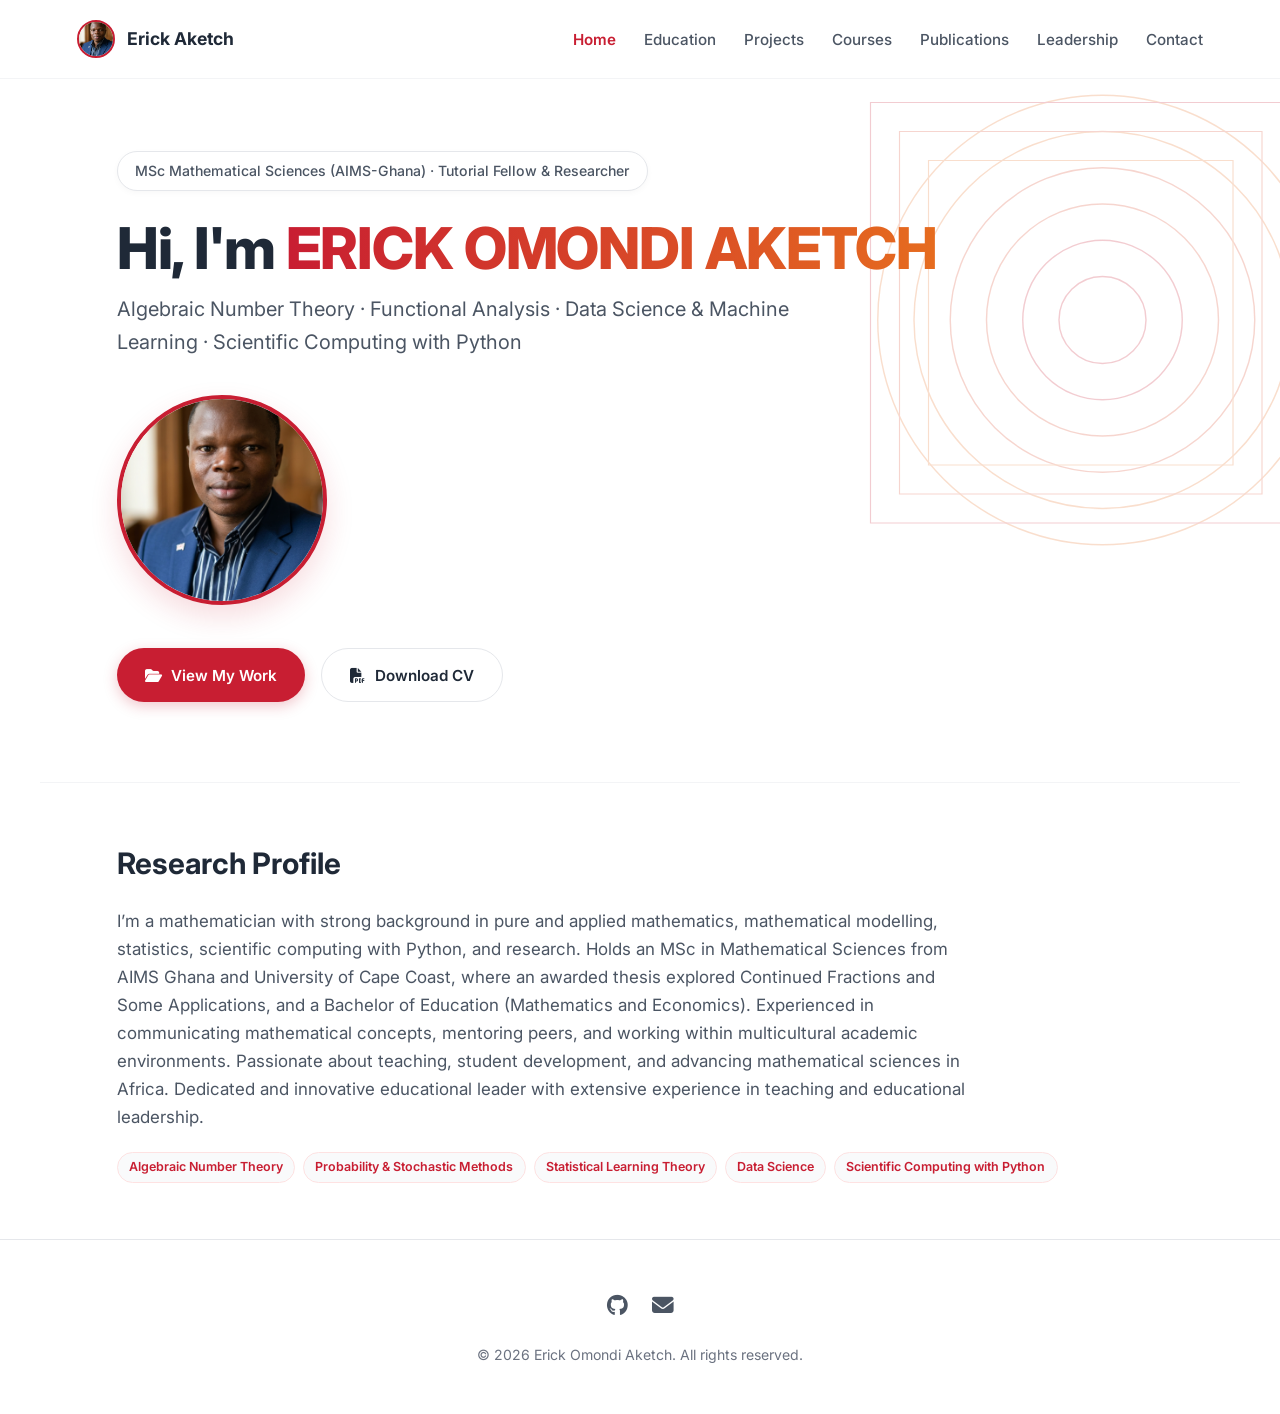
<file: index.html>
<!DOCTYPE html>
<html lang="en">
<head>
  <meta charset="UTF-8" />
  <meta name="viewport" content="width=device-width, initial-scale=1.0" />
  <title>Erick Omondi Aketch | Mathematical Sciences & Machine Learning Theory</title>
  <!-- Browser Tab & Mobile Site Icon -->
  <link rel="icon" type="image/jpeg" href="profile.jpg">
  <link rel="shortcut icon" type="image/jpeg" href="profile.jpg">
  <link rel="apple-touch-icon" href="profile.jpg">
  
  <link rel="preconnect" href="https://fonts.googleapis.com">
  <link href="https://fonts.googleapis.com/css2?family=Inter:wght@400;500;600;700;800&display=swap" rel="stylesheet">
  <link rel="stylesheet" href="https://cdnjs.cloudflare.com/ajax/libs/font-awesome/6.5.0/css/all.min.css">
  <link rel="stylesheet" href="style.css">
  <style>
    .hero {
      position: relative;
      padding: 4.5rem 6% 5rem;
      max-width: 1200px;
      margin: 0 auto;
    }
    .geo-bg {
      position: absolute;
      top: -20px;
      right: -80px;
      width: 580px;
      height: 580px;
      opacity: 0.22;
      pointer-events: none;
      z-index: -1;
    }
    .badge {
      display: inline-block;
      padding: 0.45rem 1.1rem;
      border: 1px solid var(--border-light);
      border-radius: 999px;
      font-size: 0.88rem;
      font-weight: 500;
      color: var(--text-muted);
      background: #fff;
      margin-bottom: 1.5rem;
      box-shadow: 0 2px 6px rgba(0,0,0,0.03);
    }
    .hero h1 {
      font-size: clamp(2.2rem, 4.5vw, 3.6rem);
      font-weight: 800;
      letter-spacing: -0.02em;
      line-height: 1.15;
      margin-bottom: 0.75rem;
    }
    .gradient-name {
      background: linear-gradient(90deg, var(--primary), var(--accent));
      -webkit-background-clip: text;
      -webkit-text-fill-color: transparent;
    }
    .tagline {
      font-size: 1.25rem;
      color: var(--text-muted);
      margin-bottom: 2.25rem;
      max-width: 720px;
    }
    .profile-wrapper { margin-bottom: 2.25rem; }
    .profile-pic {
      width: 210px;
      height: 210px;
      border-radius: 50%;
      object-fit: cover;
      border: 4px solid var(--primary);
      box-shadow: 0 12px 28px rgba(200, 30, 50, 0.15);
    }
    .cta-group { display: flex; flex-wrap: wrap; gap: 1rem; }
    .btn {
      display: inline-flex;
      align-items: center;
      gap: 0.6rem;
      padding: 0.85rem 1.75rem;
      border-radius: 999px;
      font-weight: 600;
      font-size: 0.95rem;
      text-decoration: none;
      transition: all 0.2s ease;
    }
    .btn-primary {
      background-color: var(--primary);
      color: #fff;
      box-shadow: 0 4px 14px rgba(200, 30, 50, 0.25);
    }
    .btn-primary:hover { background-color: #a81829; transform: translateY(-2px); }
    .btn-outline {
      background-color: #fff;
      color: var(--text-dark);
      border: 1.5px solid var(--border-light);
    }
    .btn-outline:hover { border-color: var(--primary); color: var(--primary); transform: translateY(-2px); }
    section.content-block {
      padding: 3.5rem 6%;
      max-width: 1200px;
      margin: 0 auto;
      border-top: 1px solid #f3f4f6;
    }
    section h2 { font-size: 1.85rem; font-weight: 700; margin-bottom: 1.25rem; }
    .about-text {
      font-size: 1.06rem;
      color: var(--text-muted);
      max-width: 860px;
      margin-bottom: 1.15rem;
    }
  </style>
</head>
  <script>
  (function () {
    const img = new Image();
    img.src = 'profile.jpg';
    img.onload = function () {
      const size = 64;
      const canvas = document.createElement('canvas');
      canvas.width = size;
      canvas.height = size;
      const ctx = canvas.getContext('2d');

      // Circular clip
      ctx.beginPath();
      ctx.arc(size / 2, size / 2, size / 2 - 2, 0, Math.PI * 2);
      ctx.closePath();
      ctx.clip();

      // Center-crop image
      const minSide = Math.min(img.width, img.height);
      const sx = (img.width - minSide) / 2;
      const sy = (img.height - minSide) / 2;
      ctx.drawImage(img, sx, sy, minSide, minSide, 0, 0, size, size);

      // Crimson border ring
      ctx.beginPath();
      ctx.arc(size / 2, size / 2, size / 2 - 2, 0, Math.PI * 2);
      ctx.lineWidth = 4;
      ctx.strokeStyle = '#c81e32';
      ctx.stroke();

      let link = document.querySelector("link[rel~='icon']");
      if (!link) {
        link = document.createElement('link');
        link.rel = 'icon';
        document.head.appendChild(link);
      }
      link.type = 'image/png';
      link.href = canvas.toDataURL('image/png');
    };
  })();
</script>
<body>

  <header>
    <a href="index.html" class="brand">
      <img src="profile.jpg" alt="Erick Omondi Aketch">
      <span>Erick Aketch</span>
    </a>
    <nav>
      <ul>
        <li><a href="index.html" class="active">Home</a></li>
        <li><a href="education.html">Education</a></li>
        <li><a href="projects.html">Projects</a></li>
        <li><a href="courses.html">Courses</a></li>
        <li><a href="publications.html">Publications</a></li>
        <li><a href="leadership.html">Leadership</a></li>
        <li><a href="contact.html">Contact</a></li>
      </ul>
    </nav>
  </header>

  <main id="home" class="hero">
    <svg class="geo-bg" viewBox="0 0 400 400" fill="none" xmlns="http://www.w3.org/2000/svg">
      <circle cx="250" cy="180" r="30" stroke="#c81e32" stroke-width="1"/>
      <circle cx="250" cy="180" r="55" stroke="#c81e32" stroke-width="1"/>
      <circle cx="250" cy="180" r="80" stroke="#d94628" stroke-width="1"/>
      <circle cx="250" cy="180" r="105" stroke="#d94628" stroke-width="1"/>
      <circle cx="250" cy="180" r="130" stroke="#e66c1f" stroke-width="1"/>
      <circle cx="250" cy="180" r="155" stroke="#e66c1f" stroke-width="1"/>
      <polygon points="90,30 380,30 380,320 90,320" stroke="#c81e32" stroke-width="0.8" fill="none"/>
      <polygon points="110,50 360,50 360,300 110,300" stroke="#d94628" stroke-width="0.8" fill="none"/>
      <polygon points="130,70 340,70 340,280 130,280" stroke="#e66c1f" stroke-width="0.8" fill="none"/>
    </svg>

    <div class="badge">MSc Mathematical Sciences (AIMS-Ghana) · Tutorial Fellow &amp; Researcher</div>

    <h1>Hi, I'm <span class="gradient-name">ERICK OMONDI AKETCH</span></h1>
    <p class="tagline">Algebraic Number Theory · Functional Analysis · Data Science & Machine Learning · Scientific Computing with Python</p>

    <div class="profile-wrapper">
      <img src="profile.jpg" alt="Erick Omondi Aketch" class="profile-pic">
    </div>

    <div class="cta-group">
      <a href="projects.html" class="btn btn-primary">
        <i class="fa-solid fa-folder-open"></i> View My Work
      </a>
      <a href="Erick_AketchCV.pdf" class="btn btn-outline" download>
        <i class="fa-solid fa-file-pdf"></i> Download CV
      </a>
    </div>
  </main>

  <section id="about" class="content-block">
    <h2>Research Profile</h2>
    <p class="about-text">
      I’m a mathematician with strong background in pure and applied mathematics, mathematical modelling, statistics, scientific computing with Python, and research. Holds an MSc in Mathematical Sciences from AIMS Ghana and University of Cape Coast, where an awarded thesis explored Continued Fractions and Some Applications, and a Bachelor of Education (Mathematics and Economics). Experienced in communicating mathematical concepts, mentoring peers, and working within multicultural academic environments. Passionate about teaching, student development, and advancing mathematical sciences in Africa. Dedicated and innovative educational leader with extensive experience in teaching and educational leadership.
    </p>
    <p class="about-text">
      
    </p>
    <div class="tag-list" style="margin-top: 1.25rem;">
      <span class="tag">Algebraic Number Theory</span>
      <span class="tag">Probability &amp; Stochastic Methods</span>
      <span class="tag">Statistical Learning Theory</span>
      <span class="tag">Data Science</span>
      <span class="tag">Scientific Computing with Python</span>
    </div>
  </section>

  <footer>
    <div class="social-links">
      <a href="https://github.com/ErickAketch" target="_blank" aria-label="GitHub"><i class="fa-brands fa-github"></i></a>
      <a href="mailto:aketcherick85@gmail.com" aria-label="Email"><i class="fa-solid fa-envelope"></i></a>
    </div>
    <p class="copyright">© 2026 Erick Omondi Aketch. All rights reserved.</p>
  </footer>

</body>
</html>
</file>
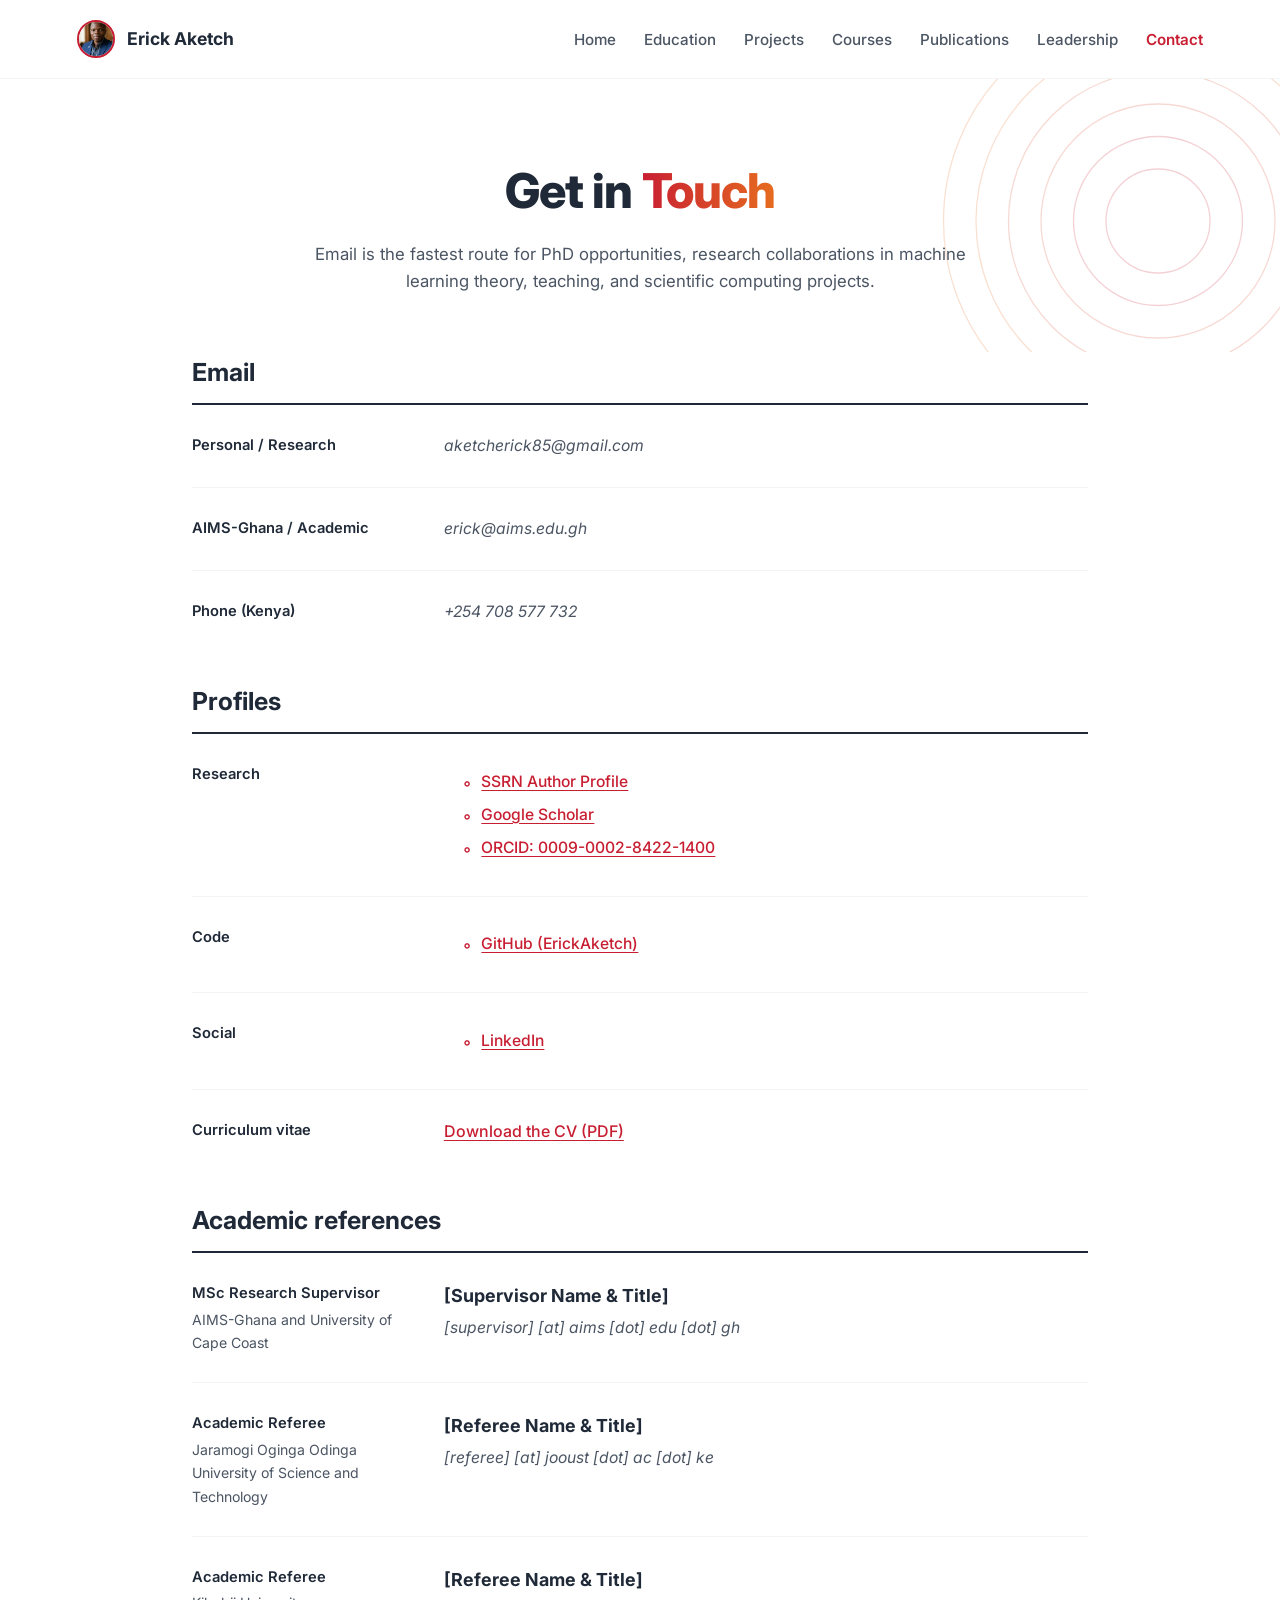
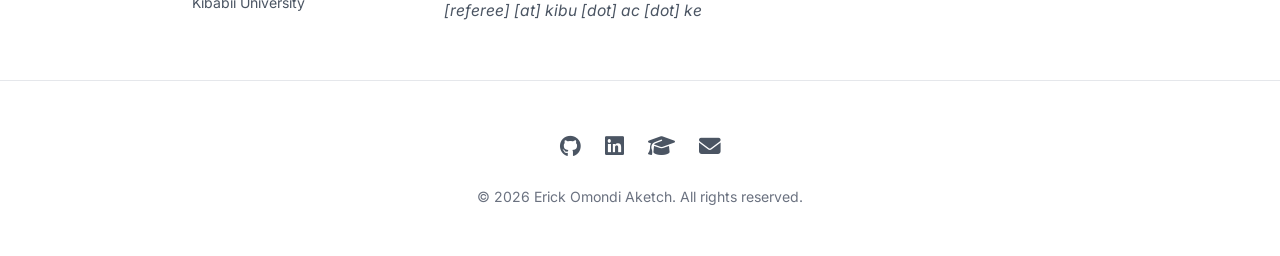
<file: contact.html>
<!DOCTYPE html>
<html lang="en">
<head>
  <meta charset="UTF-8" />
  <meta name="viewport" content="width=device-width, initial-scale=1.0" />
  <title>Contact | Erick Omondi Aketch</title>
  <!-- Browser Tab & Mobile Site Icon -->
  <link rel="icon" type="image/jpeg" href="profile.jpg">
  <link rel="shortcut icon" type="image/jpeg" href="profile.jpg">
  <link rel="apple-touch-icon" href="profile.jpg">
  
  <link href="https://fonts.googleapis.com/css2?family=Inter:wght@400;500;600;700;800&display=swap" rel="stylesheet">
  <link rel="stylesheet" href="https://cdnjs.cloudflare.com/ajax/libs/font-awesome/6.5.0/css/all.min.css">
  <link rel="stylesheet" href="style.css">
</head>
  <script>
  (function () {
    const img = new Image();
    img.src = 'profile.jpg';
    img.onload = function () {
      const size = 64;
      const canvas = document.createElement('canvas');
      canvas.width = size;
      canvas.height = size;
      const ctx = canvas.getContext('2d');

      // Circular clip
      ctx.beginPath();
      ctx.arc(size / 2, size / 2, size / 2 - 2, 0, Math.PI * 2);
      ctx.closePath();
      ctx.clip();

      // Center-crop image
      const minSide = Math.min(img.width, img.height);
      const sx = (img.width - minSide) / 2;
      const sy = (img.height - minSide) / 2;
      ctx.drawImage(img, sx, sy, minSide, minSide, 0, 0, size, size);

      // Crimson border ring
      ctx.beginPath();
      ctx.arc(size / 2, size / 2, size / 2 - 2, 0, Math.PI * 2);
      ctx.lineWidth = 4;
      ctx.strokeStyle = '#c81e32';
      ctx.stroke();

      let link = document.querySelector("link[rel~='icon']");
      if (!link) {
        link = document.createElement('link');
        link.rel = 'icon';
        document.head.appendChild(link);
      }
      link.type = 'image/png';
      link.href = canvas.toDataURL('image/png');
    };
  })();
</script>
<body>

  <header>
    <a href="index.html" class="brand">
      <img src="profile.jpg" alt="Erick Omondi Aketch">
      <span>Erick Aketch</span>
    </a>
    <nav>
      <ul>
        <li><a href="index.html">Home</a></li>
        <li><a href="education.html">Education</a></li>
        <li><a href="projects.html">Projects</a></li>
        <li><a href="courses.html">Courses</a></li>
        <li><a href="publications.html">Publications</a></li>
        <li><a href="leadership.html">Leadership</a></li>
        <li><a href="contact.html" class="active">Contact</a></li>
      </ul>
    </nav>
  </header>

  <section class="cv-hero">
    <svg class="cv-geo-bg" viewBox="0 0 400 400" fill="none" xmlns="http://www.w3.org/2000/svg">
      <circle cx="260" cy="140" r="40" stroke="#c81e32" stroke-width="1"/>
      <circle cx="260" cy="140" r="65" stroke="#c81e32" stroke-width="1"/>
      <circle cx="260" cy="140" r="90" stroke="#d94628" stroke-width="1"/>
      <circle cx="260" cy="140" r="115" stroke="#d94628" stroke-width="1"/>
      <circle cx="260" cy="140" r="140" stroke="#e66c1f" stroke-width="1"/>
      <circle cx="260" cy="140" r="165" stroke="#e66c1f" stroke-width="1"/>
    </svg>
    <h1>Get in <span class="gradient-accent">Touch</span></h1>
    <p style="color: var(--text-muted); margin-top: 0.65rem; max-width: 680px; margin-left: auto; margin-right: auto; font-size: 1.05rem;">
      Email is the fastest route for PhD opportunities, research collaborations in machine learning theory, teaching, and scientific computing projects.
    </p>
  </section>

  <!-- EMAIL & PHONE -->
  <section class="cv-section">
    <h2 class="cv-section-title">Email</h2>

    <div class="cv-entry">
      <div class="cv-meta">
        <div class="cv-meta-date">Personal / Research</div>
      </div>
      <div class="cv-details">
        <div class="email-obfuscated">aketcherick85@gmail.com</div>
      </div>
    </div>

    <div class="cv-entry">
      <div class="cv-meta">
        <div class="cv-meta-date">AIMS-Ghana / Academic</div>
      </div>
      <div class="cv-details">
        <div class="email-obfuscated">erick@aims.edu.gh</div>
      </div>
    </div>

    <div class="cv-entry">
      <div class="cv-meta">
        <div class="cv-meta-date">Phone (Kenya)</div>
      </div>
      <div class="cv-details">
        <div class="email-obfuscated">+254 708 577 732</div>
      </div>
    </div>
  </section>

  <!-- PROFILES -->
  <section class="cv-section">
    <h2 class="cv-section-title">Profiles</h2>

    <div class="cv-entry">
      <div class="cv-meta">
        <div class="cv-meta-date">Research</div>
      </div>
      <div class="cv-details">
        <ul class="contact-list">
          <li><a href="https://papers.ssrn.com/sol3/cf_dev/AbsByAuth.cfm?per_id=7013641" target="_blank">SSRN Author Profile</a></li>
          <li><a href="https://scholar.google.com/citations?hl=en&user=WQjmL3oAAAAJ" target="_blank">Google Scholar</a></li>
          <li><a href="https://orcid.org/my-orcid?orcid=0009-0002-8422-1400" target="_blank">ORCID: 0009-0002-8422-1400</a></li>
        </ul>
      </div>
    </div>

    <div class="cv-entry">
      <div class="cv-meta">
        <div class="cv-meta-date">Code</div>
      </div>
      <div class="cv-details">
        <ul class="contact-list">
          <li><a href="https://github.com/ErickAketch" target="_blank">GitHub (ErickAketch)</a></li>
        </ul>
      </div>
    </div>

    <div class="cv-entry">
      <div class="cv-meta">
        <div class="cv-meta-date">Social</div>
      </div>
      <div class="cv-details">
        <ul class="contact-list">
          <li><a href="https://www.linkedin.com/in/erick-aketch-28a838199/" target="_blank">LinkedIn</a></li>
        </ul>
      </div>
    </div>

    <div class="cv-entry">
      <div class="cv-meta">
        <div class="cv-meta-date">Curriculum vitae</div>
      </div>
      <div class="cv-details">
        <a href="Erick_Aketch_Resume.pdf" download style="color: var(--primary); font-weight: 500; text-decoration: underline; text-underline-offset: 3px;">Download the CV (PDF)</a>
      </div>
    </div>
  </section>

  <!-- ACADEMIC REFERENCES -->
  <section class="cv-section">
    <h2 class="cv-section-title">Academic references</h2>

    <div class="cv-entry">
      <div class="cv-meta">
        <div class="cv-meta-date">MSc Research Supervisor</div>
        <div class="cv-meta-loc">AIMS-Ghana and University of Cape Coast</div>
      </div>
      <div class="cv-details">
        <div class="ref-name">[Supervisor Name &amp; Title]</div>
        <div class="email-obfuscated">[supervisor] [at] aims [dot] edu [dot] gh</div>
      </div>
    </div>

    <div class="cv-entry">
      <div class="cv-meta">
        <div class="cv-meta-date">Academic Referee</div>
        <div class="cv-meta-loc">Jaramogi Oginga Odinga University of Science and Technology</div>
      </div>
      <div class="cv-details">
        <div class="ref-name">[Referee Name &amp; Title]</div>
        <div class="email-obfuscated">[referee] [at] jooust [dot] ac [dot] ke</div>
      </div>
    </div>

    <div class="cv-entry">
      <div class="cv-meta">
        <div class="cv-meta-date">Academic Referee</div>
        <div class="cv-meta-loc">Kibabii University</div>
      </div>
      <div class="cv-details">
        <div class="ref-name">[Referee Name &amp; Title]</div>
        <div class="email-obfuscated">[referee] [at] kibu [dot] ac [dot] ke</div>
      </div>
    </div>
  </section>

  <footer>
    <div class="social-links">
      <a href="https://github.com/ErickAketch" target="_blank" aria-label="GitHub"><i class="fa-brands fa-github"></i></a>
      <a href="https://linkedin.com" target="_blank" aria-label="LinkedIn"><i class="fa-brands fa-linkedin"></i></a>
      <a href="https://scholar.google.com" target="_blank" aria-label="Google Scholar"><i class="fa-solid fa-graduation-cap"></i></a>
      <a href="mailto:aketcherick85@gmail.com" aria-label="Email"><i class="fa-solid fa-envelope"></i></a>
    </div>
    <p class="copyright">© 2026 Erick Omondi Aketch. All rights reserved.</p>
  </footer>

</body>
</html>
</file>
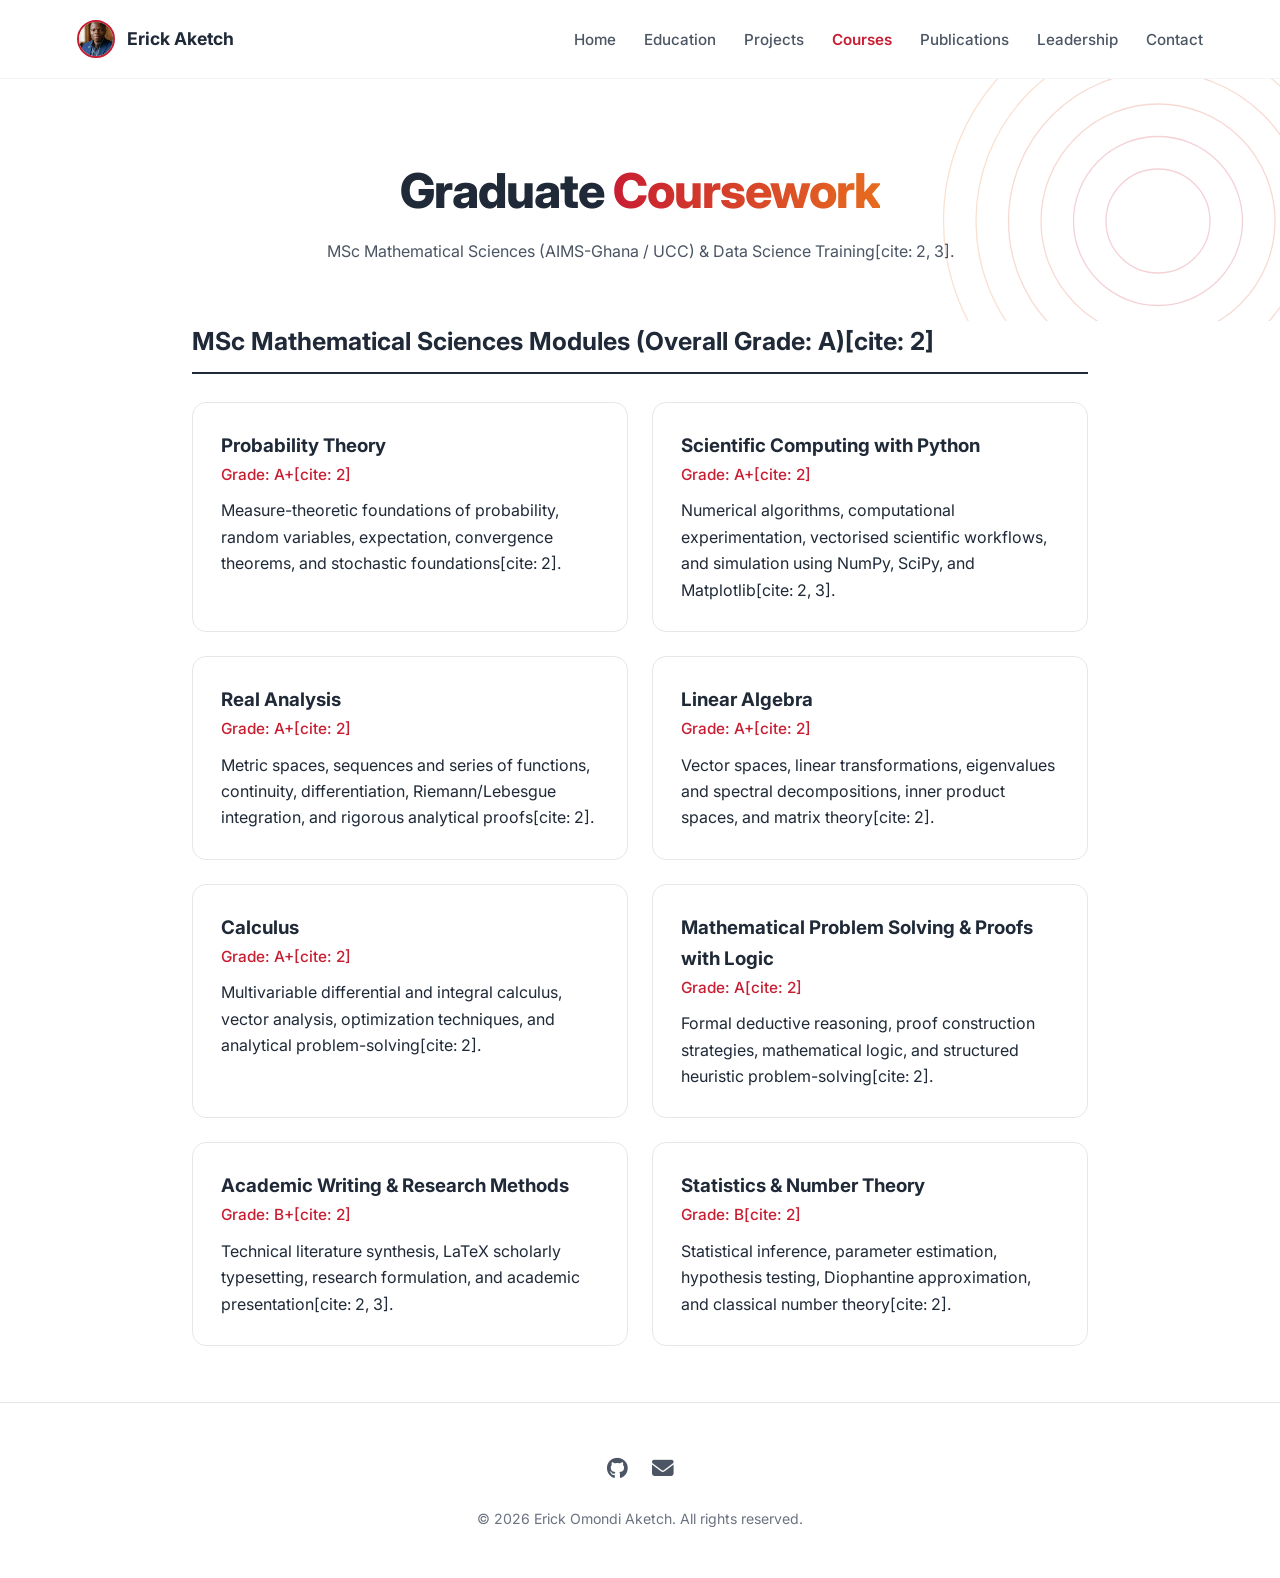
<file: courses.html>
<!DOCTYPE html>
<html lang="en">
<head>
  <meta charset="UTF-8" />
  <meta name="viewport" content="width=device-width, initial-scale=1.0" />
  <title>Courses | Erick Omondi Aketch</title>
  <!-- Browser Tab & Mobile Site Icon -->
  <link rel="icon" type="image/jpeg" href="profile.jpg">
  <link rel="shortcut icon" type="image/jpeg" href="profile.jpg">
  <link rel="apple-touch-icon" href="profile.jpg">
  
  <link href="https://fonts.googleapis.com/css2?family=Inter:wght@400;500;600;700;800&display=swap" rel="stylesheet">
  <link rel="stylesheet" href="https://cdnjs.cloudflare.com/ajax/libs/font-awesome/6.5.0/css/all.min.css">
  <link rel="stylesheet" href="style.css">
</head>
  <script>
  (function () {
    const img = new Image();
    img.src = 'profile.jpg';
    img.onload = function () {
      const size = 64;
      const canvas = document.createElement('canvas');
      canvas.width = size;
      canvas.height = size;
      const ctx = canvas.getContext('2d');

      // Circular clip
      ctx.beginPath();
      ctx.arc(size / 2, size / 2, size / 2 - 2, 0, Math.PI * 2);
      ctx.closePath();
      ctx.clip();

      // Center-crop image
      const minSide = Math.min(img.width, img.height);
      const sx = (img.width - minSide) / 2;
      const sy = (img.height - minSide) / 2;
      ctx.drawImage(img, sx, sy, minSide, minSide, 0, 0, size, size);

      // Crimson border ring
      ctx.beginPath();
      ctx.arc(size / 2, size / 2, size / 2 - 2, 0, Math.PI * 2);
      ctx.lineWidth = 4;
      ctx.strokeStyle = '#c81e32';
      ctx.stroke();

      let link = document.querySelector("link[rel~='icon']");
      if (!link) {
        link = document.createElement('link');
        link.rel = 'icon';
        document.head.appendChild(link);
      }
      link.type = 'image/png';
      link.href = canvas.toDataURL('image/png');
    };
  })();
</script>
<body>

  <header>
    <a href="index.html" class="brand">
      <img src="profile.jpg" alt="Erick Omondi Aketch">
      <span>Erick Aketch</span>
    </a>
    <nav>
      <ul>
        <li><a href="index.html">Home</a></li>
        <li><a href="education.html">Education</a></li>
        <li><a href="projects.html">Projects</a></li>
        <li><a href="courses.html" class="active">Courses</a></li>
        <li><a href="publications.html">Publications</a></li>
        <li><a href="leadership.html">Leadership</a></li>
        <li><a href="contact.html">Contact</a></li>
      </ul>
    </nav>
  </header>

  <section class="cv-hero">
    <svg class="cv-geo-bg" viewBox="0 0 400 400" fill="none" xmlns="http://www.w3.org/2000/svg">
      <circle cx="260" cy="140" r="40" stroke="#c81e32" stroke-width="1"/>
      <circle cx="260" cy="140" r="65" stroke="#c81e32" stroke-width="1"/>
      <circle cx="260" cy="140" r="90" stroke="#d94628" stroke-width="1"/>
      <circle cx="260" cy="140" r="115" stroke="#d94628" stroke-width="1"/>
      <circle cx="260" cy="140" r="140" stroke="#e66c1f" stroke-width="1"/>
      <circle cx="260" cy="140" r="165" stroke="#e66c1f" stroke-width="1"/>
    </svg>
    <h1>Graduate <span class="gradient-accent">Coursework</span></h1>
    <p style="color: var(--text-muted); margin-top: 0.5rem;">MSc Mathematical Sciences (AIMS-Ghana / UCC) &amp; Data Science Training[cite: 2, 3].</p>
  </section>

  <section class="cv-section">
    <h2 class="cv-section-title">MSc Mathematical Sciences Modules (Overall Grade: A)[cite: 2]</h2>

    <div class="card-grid">
      <div class="card">
        <h3>Probability Theory</h3>
        <div class="cv-role">Grade: A+[cite: 2]</div>
        <p>Measure-theoretic foundations of probability, random variables, expectation, convergence theorems, and stochastic foundations[cite: 2].</p>
      </div>

      <div class="card">
        <h3>Scientific Computing with Python</h3>
        <div class="cv-role">Grade: A+[cite: 2]</div>
        <p>Numerical algorithms, computational experimentation, vectorised scientific workflows, and simulation using NumPy, SciPy, and Matplotlib[cite: 2, 3].</p>
      </div>

      <div class="card">
        <h3>Real Analysis</h3>
        <div class="cv-role">Grade: A+[cite: 2]</div>
        <p>Metric spaces, sequences and series of functions, continuity, differentiation, Riemann/Lebesgue integration, and rigorous analytical proofs[cite: 2].</p>
      </div>

      <div class="card">
        <h3>Linear Algebra</h3>
        <div class="cv-role">Grade: A+[cite: 2]</div>
        <p>Vector spaces, linear transformations, eigenvalues and spectral decompositions, inner product spaces, and matrix theory[cite: 2].</p>
      </div>

      <div class="card">
        <h3>Calculus</h3>
        <div class="cv-role">Grade: A+[cite: 2]</div>
        <p>Multivariable differential and integral calculus, vector analysis, optimization techniques, and analytical problem-solving[cite: 2].</p>
      </div>

      <div class="card">
        <h3>Mathematical Problem Solving &amp; Proofs with Logic</h3>
        <div class="cv-role">Grade: A[cite: 2]</div>
        <p>Formal deductive reasoning, proof construction strategies, mathematical logic, and structured heuristic problem-solving[cite: 2].</p>
      </div>

      <div class="card">
        <h3>Academic Writing &amp; Research Methods</h3>
        <div class="cv-role">Grade: B+[cite: 2]</div>
        <p>Technical literature synthesis, LaTeX scholarly typesetting, research formulation, and academic presentation[cite: 2, 3].</p>
      </div>

      <div class="card">
        <h3>Statistics &amp; Number Theory</h3>
        <div class="cv-role">Grade: B[cite: 2]</div>
        <p>Statistical inference, parameter estimation, hypothesis testing, Diophantine approximation, and classical number theory[cite: 2].</p>
      </div>
    </div>
  </section>

  <footer>
    <div class="social-links">
      <a href="https://github.com/ErickAketch" target="_blank"><i class="fa-brands fa-github"></i></a>
      <a href="mailto:aketcherick85@gmail.com"><i class="fa-solid fa-envelope"></i></a>
    </div>
    <p class="copyright">© 2026 Erick Omondi Aketch. All rights reserved.</p>
  </footer>

</body>
</html>
</file>
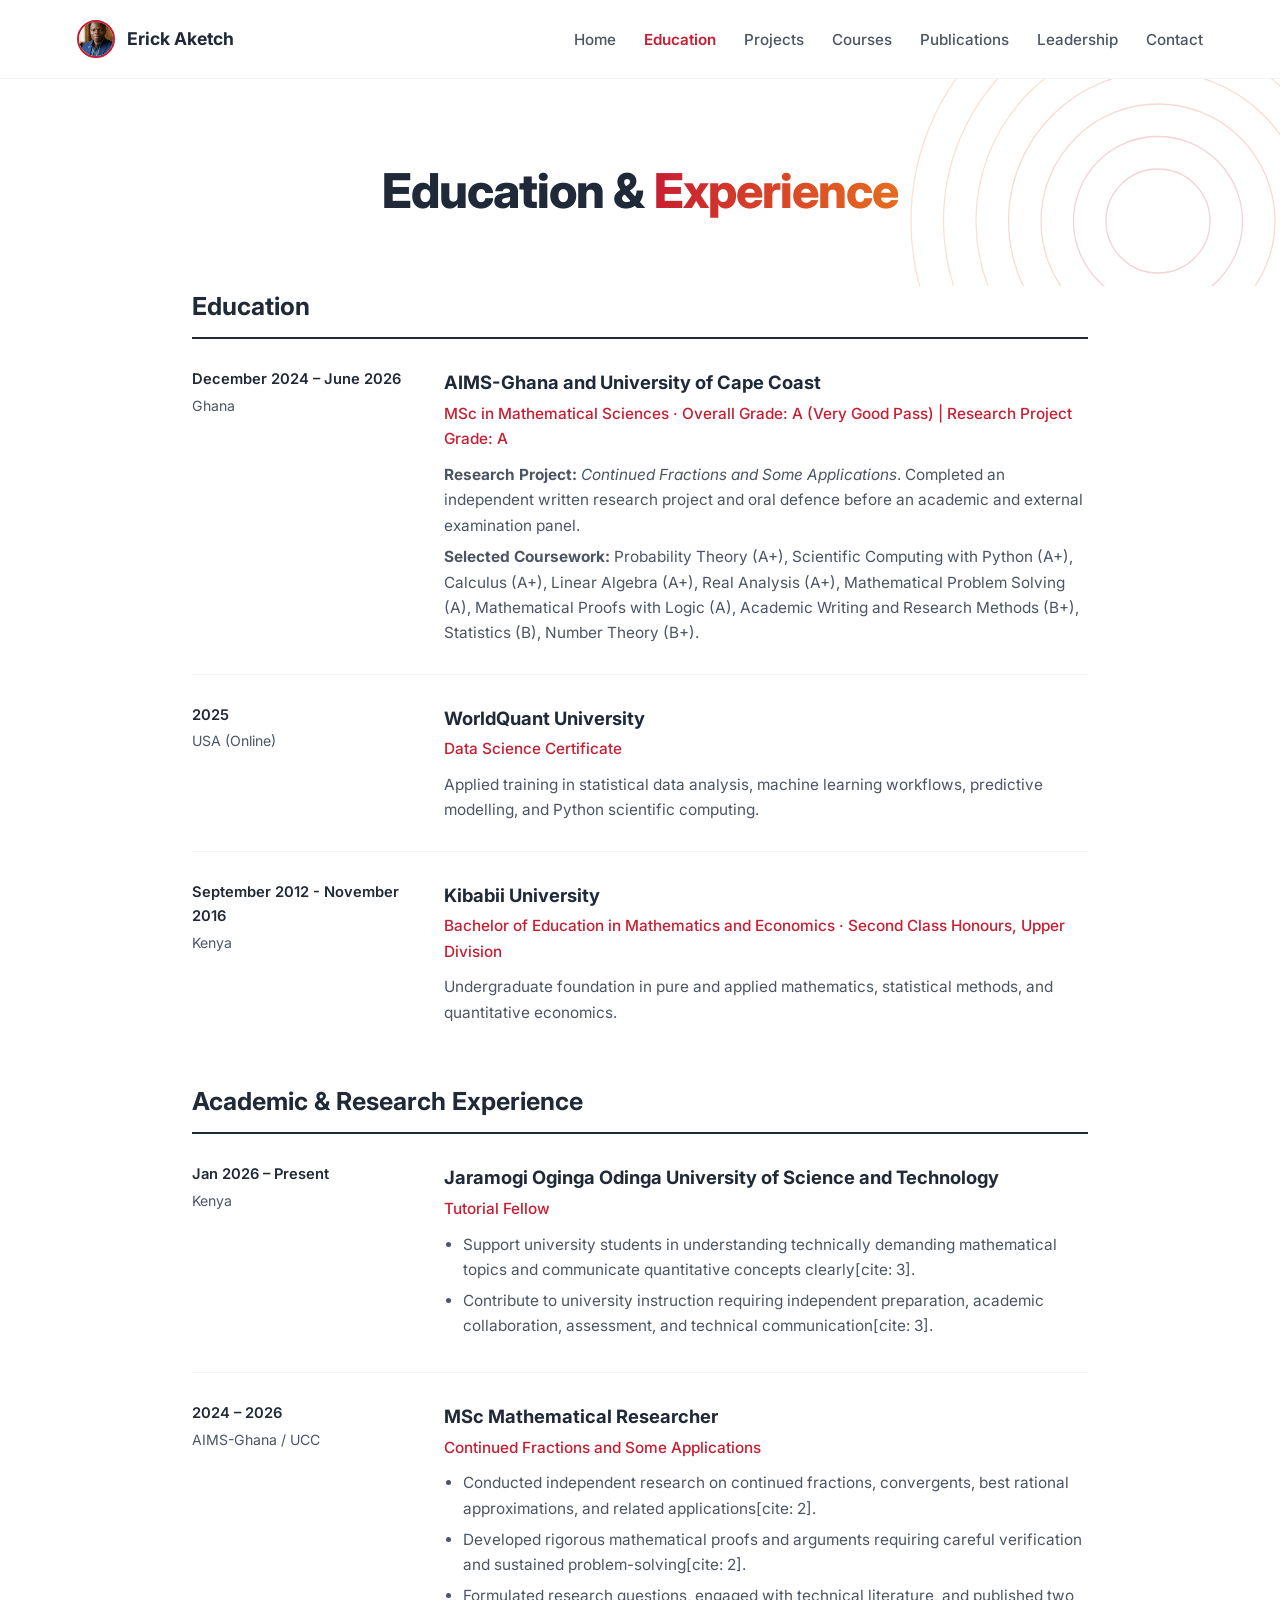
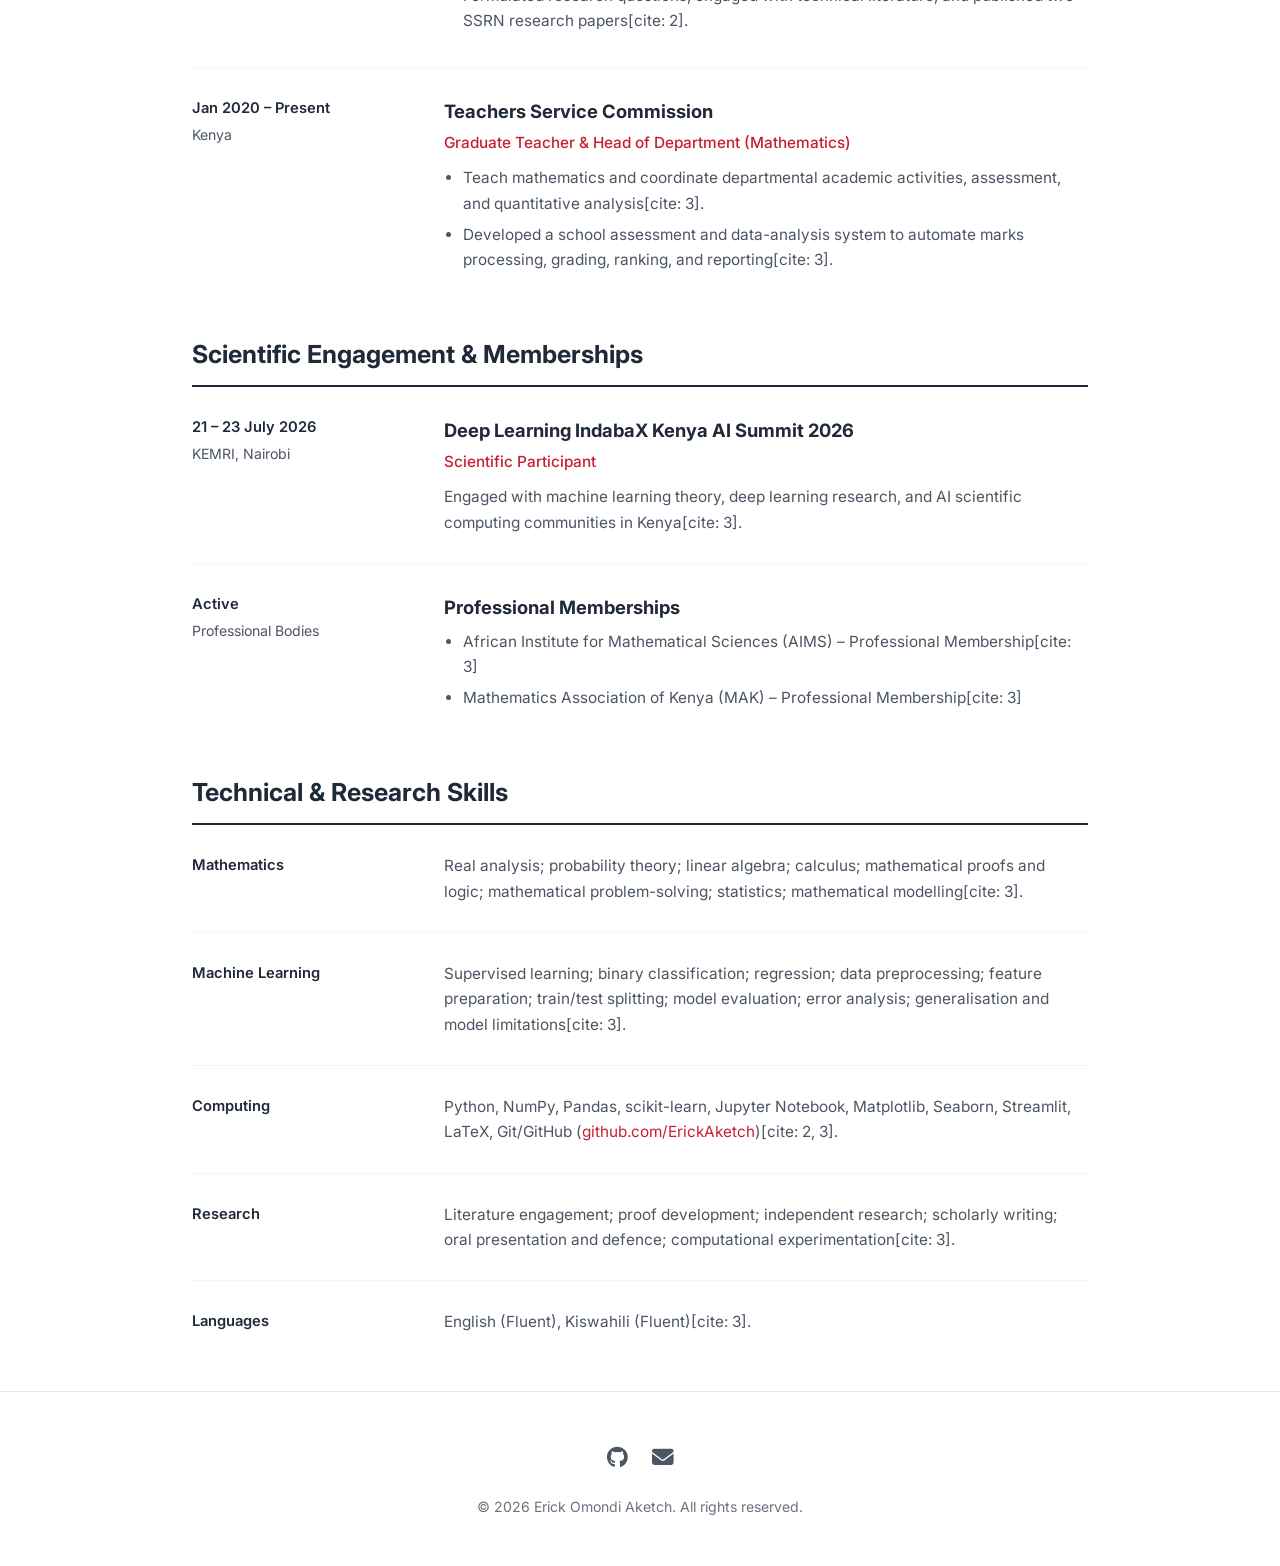
<file: education.html>
<!DOCTYPE html>
<html lang="en">
<head>
  <meta charset="UTF-8" />
  <meta name="viewport" content="width=device-width, initial-scale=1.0" />
  <title>Education &amp; Experience | Erick Omondi Aketch</title>
  <!-- Browser Tab & Mobile Site Icon -->
  <link rel="icon" type="image/jpeg" href="profile.jpg">
  <link rel="shortcut icon" type="image/jpeg" href="profile.jpg">
  <link rel="apple-touch-icon" href="profile.jpg">
  
  <link href="https://fonts.googleapis.com/css2?family=Inter:wght@400;500;600;700;800&display=swap" rel="stylesheet">
  <link rel="stylesheet" href="https://cdnjs.cloudflare.com/ajax/libs/font-awesome/6.5.0/css/all.min.css">
  <link rel="stylesheet" href="style.css">
</head>
  <script>
  (function () {
    const img = new Image();
    img.src = 'profile.jpg';
    img.onload = function () {
      const size = 64;
      const canvas = document.createElement('canvas');
      canvas.width = size;
      canvas.height = size;
      const ctx = canvas.getContext('2d');

      // Circular clip
      ctx.beginPath();
      ctx.arc(size / 2, size / 2, size / 2 - 2, 0, Math.PI * 2);
      ctx.closePath();
      ctx.clip();

      // Center-crop image
      const minSide = Math.min(img.width, img.height);
      const sx = (img.width - minSide) / 2;
      const sy = (img.height - minSide) / 2;
      ctx.drawImage(img, sx, sy, minSide, minSide, 0, 0, size, size);

      // Crimson border ring
      ctx.beginPath();
      ctx.arc(size / 2, size / 2, size / 2 - 2, 0, Math.PI * 2);
      ctx.lineWidth = 4;
      ctx.strokeStyle = '#c81e32';
      ctx.stroke();

      let link = document.querySelector("link[rel~='icon']");
      if (!link) {
        link = document.createElement('link');
        link.rel = 'icon';
        document.head.appendChild(link);
      }
      link.type = 'image/png';
      link.href = canvas.toDataURL('image/png');
    };
  })();
</script>
<body>

  <header>
    <a href="index.html" class="brand">
      <img src="profile.jpg" alt="Erick Omondi Aketch">
      <span>Erick Aketch</span>
    </a>
    <nav>
      <ul>
        <li><a href="index.html">Home</a></li>
        <li><a href="education.html" class="active">Education</a></li>
        <li><a href="projects.html">Projects</a></li>
        <li><a href="courses.html">Courses</a></li>
        <li><a href="publications.html">Publications</a></li>
        <li><a href="leadership.html">Leadership</a></li>
        <li><a href="contact.html">Contact</a></li>
      </ul>
    </nav>
  </header>

  <section class="cv-hero">
    <svg class="cv-geo-bg" viewBox="0 0 400 400" fill="none" xmlns="http://www.w3.org/2000/svg">
      <circle cx="260" cy="140" r="40" stroke="#c81e32" stroke-width="1"/>
      <circle cx="260" cy="140" r="65" stroke="#c81e32" stroke-width="1"/>
      <circle cx="260" cy="140" r="90" stroke="#d94628" stroke-width="1"/>
      <circle cx="260" cy="140" r="115" stroke="#d94628" stroke-width="1"/>
      <circle cx="260" cy="140" r="140" stroke="#e66c1f" stroke-width="1"/>
      <circle cx="260" cy="140" r="165" stroke="#e66c1f" stroke-width="1"/>
      <circle cx="260" cy="140" r="190" stroke="#e66c1f" stroke-width="1"/>
    </svg>
    <h1>Education &amp; <span class="gradient-accent">Experience</span></h1>
  </section>

  <!-- EDUCATION -->
  <section class="cv-section">
    <h2 class="cv-section-title">Education</h2>

    <div class="cv-entry">
      <div class="cv-meta">
        <div class="cv-meta-date">December 2024 – June 2026</div>
        <div class="cv-meta-loc">Ghana</div>
      </div>
      <div class="cv-details">
        <h3>AIMS-Ghana and University of Cape Coast</h3>
        <div class="cv-role">MSc in Mathematical Sciences · Overall Grade: A (Very Good Pass) | Research Project Grade: A</div>
        <p><strong>Research Project:</strong> <em>Continued Fractions and Some Applications</em>. Completed an independent written research project and oral defence before an academic and external examination panel.</p>
        <p style="margin-top: 0.4rem;"><strong>Selected Coursework:</strong> Probability Theory (A+), Scientific Computing with Python (A+), Calculus (A+), Linear Algebra (A+), Real Analysis (A+), Mathematical Problem Solving (A), Mathematical Proofs with Logic (A), Academic Writing and Research Methods (B+), Statistics (B), Number Theory (B+).</p>
      </div>
    </div>

    <div class="cv-entry">
      <div class="cv-meta">
        <div class="cv-meta-date">2025</div>
        <div class="cv-meta-loc">USA (Online)</div>
      </div>
      <div class="cv-details">
        <h3>WorldQuant University</h3>
        <div class="cv-role">Data Science Certificate</div>
        <p>Applied training in statistical data analysis, machine learning workflows, predictive modelling, and Python scientific computing.</p>
      </div>
    </div>

    <div class="cv-entry">
      <div class="cv-meta">
        <div class="cv-meta-date">September 2012 - November 2016</div>
        <div class="cv-meta-loc">Kenya</div>
      </div>
      <div class="cv-details">
        <h3>Kibabii University</h3>
        <div class="cv-role">Bachelor of Education in Mathematics and Economics · Second Class Honours, Upper Division</div>
        <p>Undergraduate foundation in pure and applied mathematics, statistical methods, and quantitative economics.</p>
      </div>
    </div>
  </section>

  <!-- ACADEMIC & TEACHING EXPERIENCE -->
  <section class="cv-section">
    <h2 class="cv-section-title">Academic &amp; Research Experience</h2>

    <div class="cv-entry">
      <div class="cv-meta">
        <div class="cv-meta-date">Jan 2026 – Present</div>
        <div class="cv-meta-loc">Kenya</div>
      </div>
      <div class="cv-details">
        <h3>Jaramogi Oginga Odinga University of Science and Technology</h3>
        <div class="cv-role">Tutorial Fellow</div>
        <ul>
          <li>Support university students in understanding technically demanding mathematical topics and communicate quantitative concepts clearly[cite: 3].</li>
          <li>Contribute to university instruction requiring independent preparation, academic collaboration, assessment, and technical communication[cite: 3].</li>
        </ul>
      </div>
    </div>

    <div class="cv-entry">
      <div class="cv-meta">
        <div class="cv-meta-date">2024 – 2026</div>
        <div class="cv-meta-loc">AIMS-Ghana / UCC</div>
      </div>
      <div class="cv-details">
        <h3>MSc Mathematical Researcher</h3>
        <div class="cv-role">Continued Fractions and Some Applications</div>
        <ul>
          <li>Conducted independent research on continued fractions, convergents, best rational approximations, and related applications[cite: 2].</li>
          <li>Developed rigorous mathematical proofs and arguments requiring careful verification and sustained problem-solving[cite: 2].</li>
          <li>Formulated research questions, engaged with technical literature, and published two SSRN research papers[cite: 2].</li>
        </ul>
      </div>
    </div>

    <div class="cv-entry">
      <div class="cv-meta">
        <div class="cv-meta-date">Jan 2020 – Present</div>
        <div class="cv-meta-loc">Kenya</div>
      </div>
      <div class="cv-details">
        <h3>Teachers Service Commission</h3>
        <div class="cv-role">Graduate Teacher &amp; Head of Department (Mathematics)</div>
        <ul>
          <li>Teach mathematics and coordinate departmental academic activities, assessment, and quantitative analysis[cite: 3].</li>
          <li>Developed a school assessment and data-analysis system to automate marks processing, grading, ranking, and reporting[cite: 3].</li>
        </ul>
      </div>
    </div>
  </section>

  <!-- MEMBERSHIPS & ENGAGEMENT -->
  <section class="cv-section">
    <h2 class="cv-section-title">Scientific Engagement &amp; Memberships</h2>

    <div class="cv-entry">
      <div class="cv-meta">
        <div class="cv-meta-date">21 – 23 July 2026</div>
        <div class="cv-meta-loc">KEMRI, Nairobi</div>
      </div>
      <div class="cv-details">
        <h3>Deep Learning IndabaX Kenya AI Summit 2026</h3>
        <div class="cv-role">Scientific Participant</div>
        <p>Engaged with machine learning theory, deep learning research, and AI scientific computing communities in Kenya[cite: 3].</p>
      </div>
    </div>

    <div class="cv-entry">
      <div class="cv-meta">
        <div class="cv-meta-date">Active</div>
        <div class="cv-meta-loc">Professional Bodies</div>
      </div>
      <div class="cv-details">
        <h3>Professional Memberships</h3>
        <ul>
          <li>African Institute for Mathematical Sciences (AIMS) – Professional Membership[cite: 3]</li>
          <li>Mathematics Association of Kenya (MAK) – Professional Membership[cite: 3]</li>
        </ul>
      </div>
    </div>
  </section>

  <!-- SKILLS & LANGUAGES -->
  <section class="cv-section">
    <h2 class="cv-section-title">Technical &amp; Research Skills</h2>

    <div class="cv-entry">
      <div class="cv-meta"><div class="cv-meta-date">Mathematics</div></div>
      <div class="cv-details"><p>Real analysis; probability theory; linear algebra; calculus; mathematical proofs and logic; mathematical problem-solving; statistics; mathematical modelling[cite: 3].</p></div>
    </div>

    <div class="cv-entry">
      <div class="cv-meta"><div class="cv-meta-date">Machine Learning</div></div>
      <div class="cv-details"><p>Supervised learning; binary classification; regression; data preprocessing; feature preparation; train/test splitting; model evaluation; error analysis; generalisation and model limitations[cite: 3].</p></div>
    </div>

    <div class="cv-entry">
      <div class="cv-meta"><div class="cv-meta-date">Computing</div></div>
      <div class="cv-details"><p>Python, NumPy, Pandas, scikit-learn, Jupyter Notebook, Matplotlib, Seaborn, Streamlit, LaTeX, Git/GitHub (<a href="https://github.com/ErickAketch" target="_blank" style="color: var(--primary); text-decoration: none;">github.com/ErickAketch</a>)[cite: 2, 3].</p></div>
    </div>

    <div class="cv-entry">
      <div class="cv-meta"><div class="cv-meta-date">Research</div></div>
      <div class="cv-details"><p>Literature engagement; proof development; independent research; scholarly writing; oral presentation and defence; computational experimentation[cite: 3].</p></div>
    </div>

    <div class="cv-entry">
      <div class="cv-meta"><div class="cv-meta-date">Languages</div></div>
      <div class="cv-details"><p>English (Fluent), Kiswahili (Fluent)[cite: 3].</p></div>
    </div>
  </section>

  <footer>
    <div class="social-links">
      <a href="https://github.com/ErickAketch" target="_blank"><i class="fa-brands fa-github"></i></a>
      <a href="mailto:aketcherick85@gmail.com"><i class="fa-solid fa-envelope"></i></a>
    </div>
    <p class="copyright">© 2026 Erick Omondi Aketch. All rights reserved.</p>
  </footer>

</body>
</html>
</file>
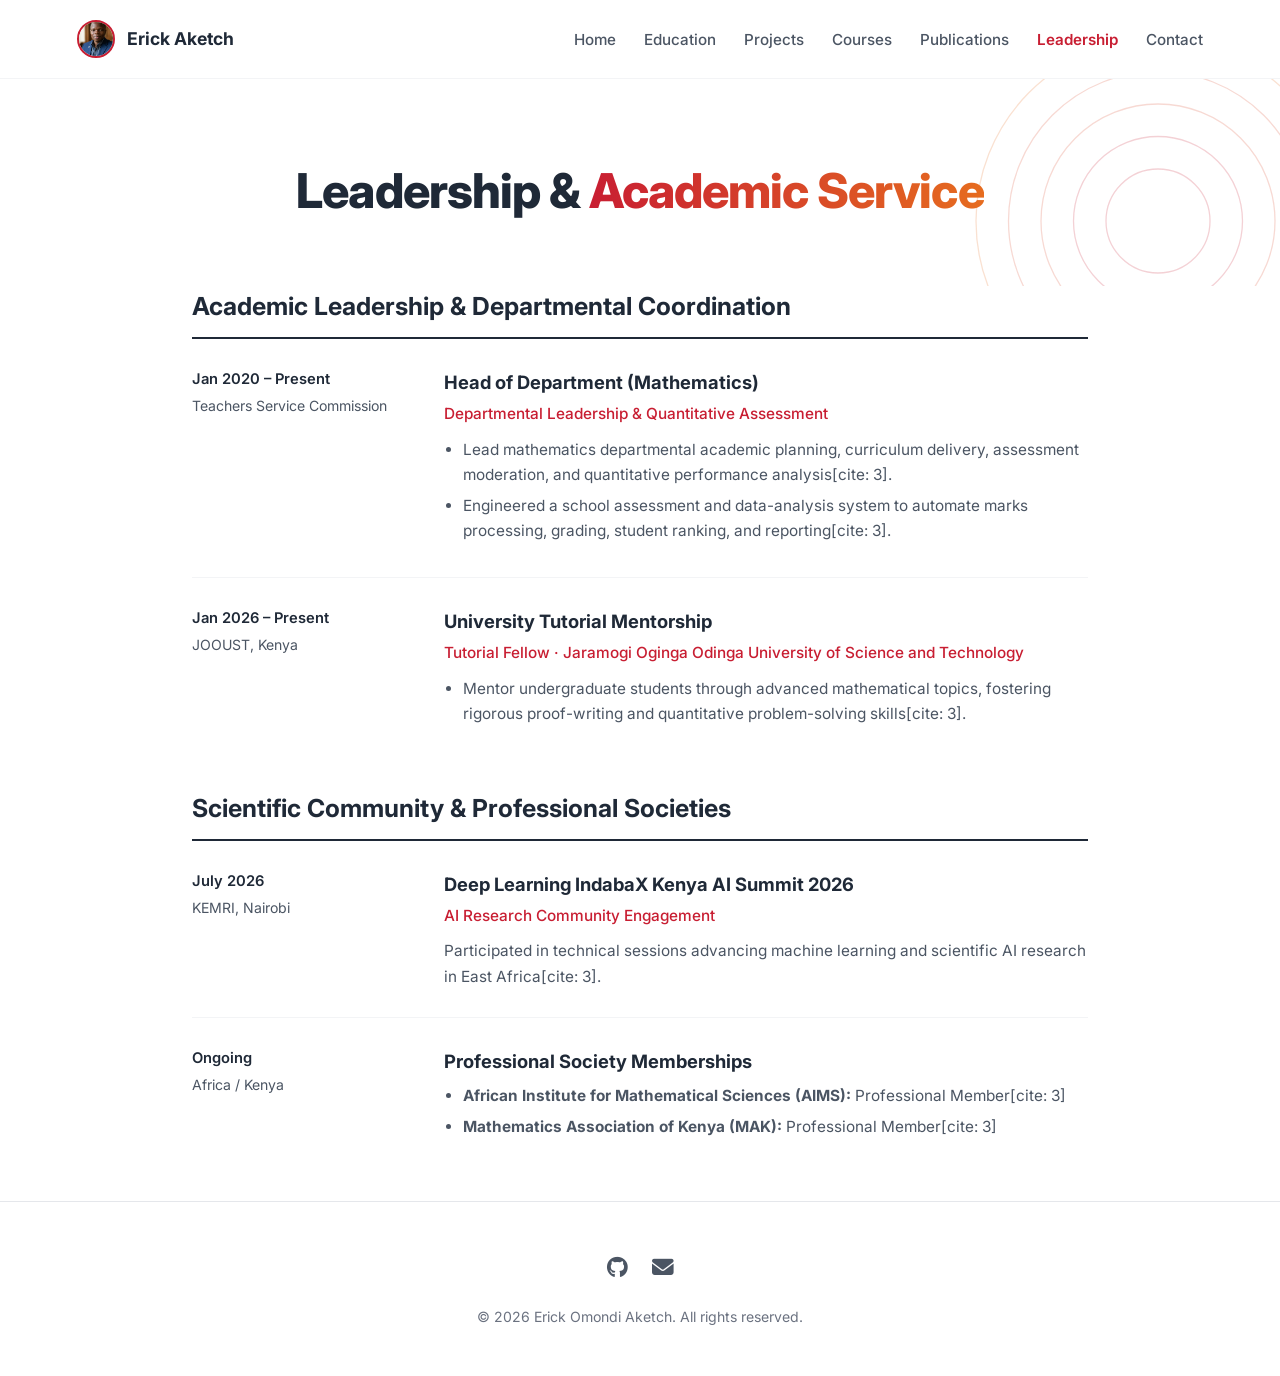
<file: leadership.html>
<!DOCTYPE html>
<html lang="en">
<head>
  <meta charset="UTF-8" />
  <meta name="viewport" content="width=device-width, initial-scale=1.0" />
  <title>Leadership &amp; Service | Erick Omondi Aketch</title>
  <!-- Browser Tab & Mobile Site Icon -->
  <link rel="icon" type="image/jpeg" href="profile.jpg">
  <link rel="shortcut icon" type="image/jpeg" href="profile.jpg">
  <link rel="apple-touch-icon" href="profile.jpg">
  
  <link href="https://fonts.googleapis.com/css2?family=Inter:wght@400;500;600;700;800&display=swap" rel="stylesheet">
  <link rel="stylesheet" href="https://cdnjs.cloudflare.com/ajax/libs/font-awesome/6.5.0/css/all.min.css">
  <link rel="stylesheet" href="style.css">
</head>
  <script>
  (function () {
    const img = new Image();
    img.src = 'profile.jpg';
    img.onload = function () {
      const size = 64;
      const canvas = document.createElement('canvas');
      canvas.width = size;
      canvas.height = size;
      const ctx = canvas.getContext('2d');

      // Circular clip
      ctx.beginPath();
      ctx.arc(size / 2, size / 2, size / 2 - 2, 0, Math.PI * 2);
      ctx.closePath();
      ctx.clip();

      // Center-crop image
      const minSide = Math.min(img.width, img.height);
      const sx = (img.width - minSide) / 2;
      const sy = (img.height - minSide) / 2;
      ctx.drawImage(img, sx, sy, minSide, minSide, 0, 0, size, size);

      // Crimson border ring
      ctx.beginPath();
      ctx.arc(size / 2, size / 2, size / 2 - 2, 0, Math.PI * 2);
      ctx.lineWidth = 4;
      ctx.strokeStyle = '#c81e32';
      ctx.stroke();

      let link = document.querySelector("link[rel~='icon']");
      if (!link) {
        link = document.createElement('link');
        link.rel = 'icon';
        document.head.appendChild(link);
      }
      link.type = 'image/png';
      link.href = canvas.toDataURL('image/png');
    };
  })();
</script>
<body>

  <header>
    <a href="index.html" class="brand">
      <img src="profile.jpg" alt="Erick Omondi Aketch">
      <span>Erick Aketch</span>
    </a>
    <nav>
      <ul>
        <li><a href="index.html">Home</a></li>
        <li><a href="education.html">Education</a></li>
        <li><a href="projects.html">Projects</a></li>
        <li><a href="courses.html">Courses</a></li>
        <li><a href="publications.html">Publications</a></li>
        <li><a href="leadership.html" class="active">Leadership</a></li>
        <li><a href="contact.html">Contact</a></li>
      </ul>
    </nav>
  </header>

  <section class="cv-hero">
    <svg class="cv-geo-bg" viewBox="0 0 400 400" fill="none" xmlns="http://www.w3.org/2000/svg">
      <circle cx="260" cy="140" r="40" stroke="#c81e32" stroke-width="1"/>
      <circle cx="260" cy="140" r="65" stroke="#c81e32" stroke-width="1"/>
      <circle cx="260" cy="140" r="90" stroke="#d94628" stroke-width="1"/>
      <circle cx="260" cy="140" r="115" stroke="#d94628" stroke-width="1"/>
      <circle cx="260" cy="140" r="140" stroke="#e66c1f" stroke-width="1"/>
    </svg>
    <h1>Leadership &amp; <span class="gradient-accent">Academic Service</span></h1>
  </section>

  <section class="cv-section">
    <h2 class="cv-section-title">Academic Leadership &amp; Departmental Coordination</h2>

    <div class="cv-entry">
      <div class="cv-meta">
        <div class="cv-meta-date">Jan 2020 – Present</div>
        <div class="cv-meta-loc">Teachers Service Commission</div>
      </div>
      <div class="cv-details">
        <h3>Head of Department (Mathematics)</h3>
        <div class="cv-role">Departmental Leadership &amp; Quantitative Assessment</div>
        <ul>
          <li>Lead mathematics departmental academic planning, curriculum delivery, assessment moderation, and quantitative performance analysis[cite: 3].</li>
          <li>Engineered a school assessment and data-analysis system to automate marks processing, grading, student ranking, and reporting[cite: 3].</li>
        </ul>
      </div>
    </div>

    <div class="cv-entry">
      <div class="cv-meta">
        <div class="cv-meta-date">Jan 2026 – Present</div>
        <div class="cv-meta-loc">JOOUST, Kenya</div>
      </div>
      <div class="cv-details">
        <h3>University Tutorial Mentorship</h3>
        <div class="cv-role">Tutorial Fellow · Jaramogi Oginga Odinga University of Science and Technology</div>
        <ul>
          <li>Mentor undergraduate students through advanced mathematical topics, fostering rigorous proof-writing and quantitative problem-solving skills[cite: 3].</li>
        </ul>
      </div>
    </div>
  </section>

  <section class="cv-section">
    <h2 class="cv-section-title">Scientific Community &amp; Professional Societies</h2>

    <div class="cv-entry">
      <div class="cv-meta">
        <div class="cv-meta-date">July 2026</div>
        <div class="cv-meta-loc">KEMRI, Nairobi</div>
      </div>
      <div class="cv-details">
        <h3>Deep Learning IndabaX Kenya AI Summit 2026</h3>
        <div class="cv-role">AI Research Community Engagement</div>
        <p>Participated in technical sessions advancing machine learning and scientific AI research in East Africa[cite: 3].</p>
      </div>
    </div>

    <div class="cv-entry">
      <div class="cv-meta">
        <div class="cv-meta-date">Ongoing</div>
        <div class="cv-meta-loc">Africa / Kenya</div>
      </div>
      <div class="cv-details">
        <h3>Professional Society Memberships</h3>
        <ul>
          <li><strong>African Institute for Mathematical Sciences (AIMS):</strong> Professional Member[cite: 3]</li>
          <li><strong>Mathematics Association of Kenya (MAK):</strong> Professional Member[cite: 3]</li>
        </ul>
      </div>
    </div>
  </section>

  <footer>
    <div class="social-links">
      <a href="https://github.com/ErickAketch" target="_blank"><i class="fa-brands fa-github"></i></a>
      <a href="mailto:aketcherick85@gmail.com"><i class="fa-solid fa-envelope"></i></a>
    </div>
    <p class="copyright">© 2026 Erick Omondi Aketch. All rights reserved.</p>
  </footer>

</body>
</html>
</file>
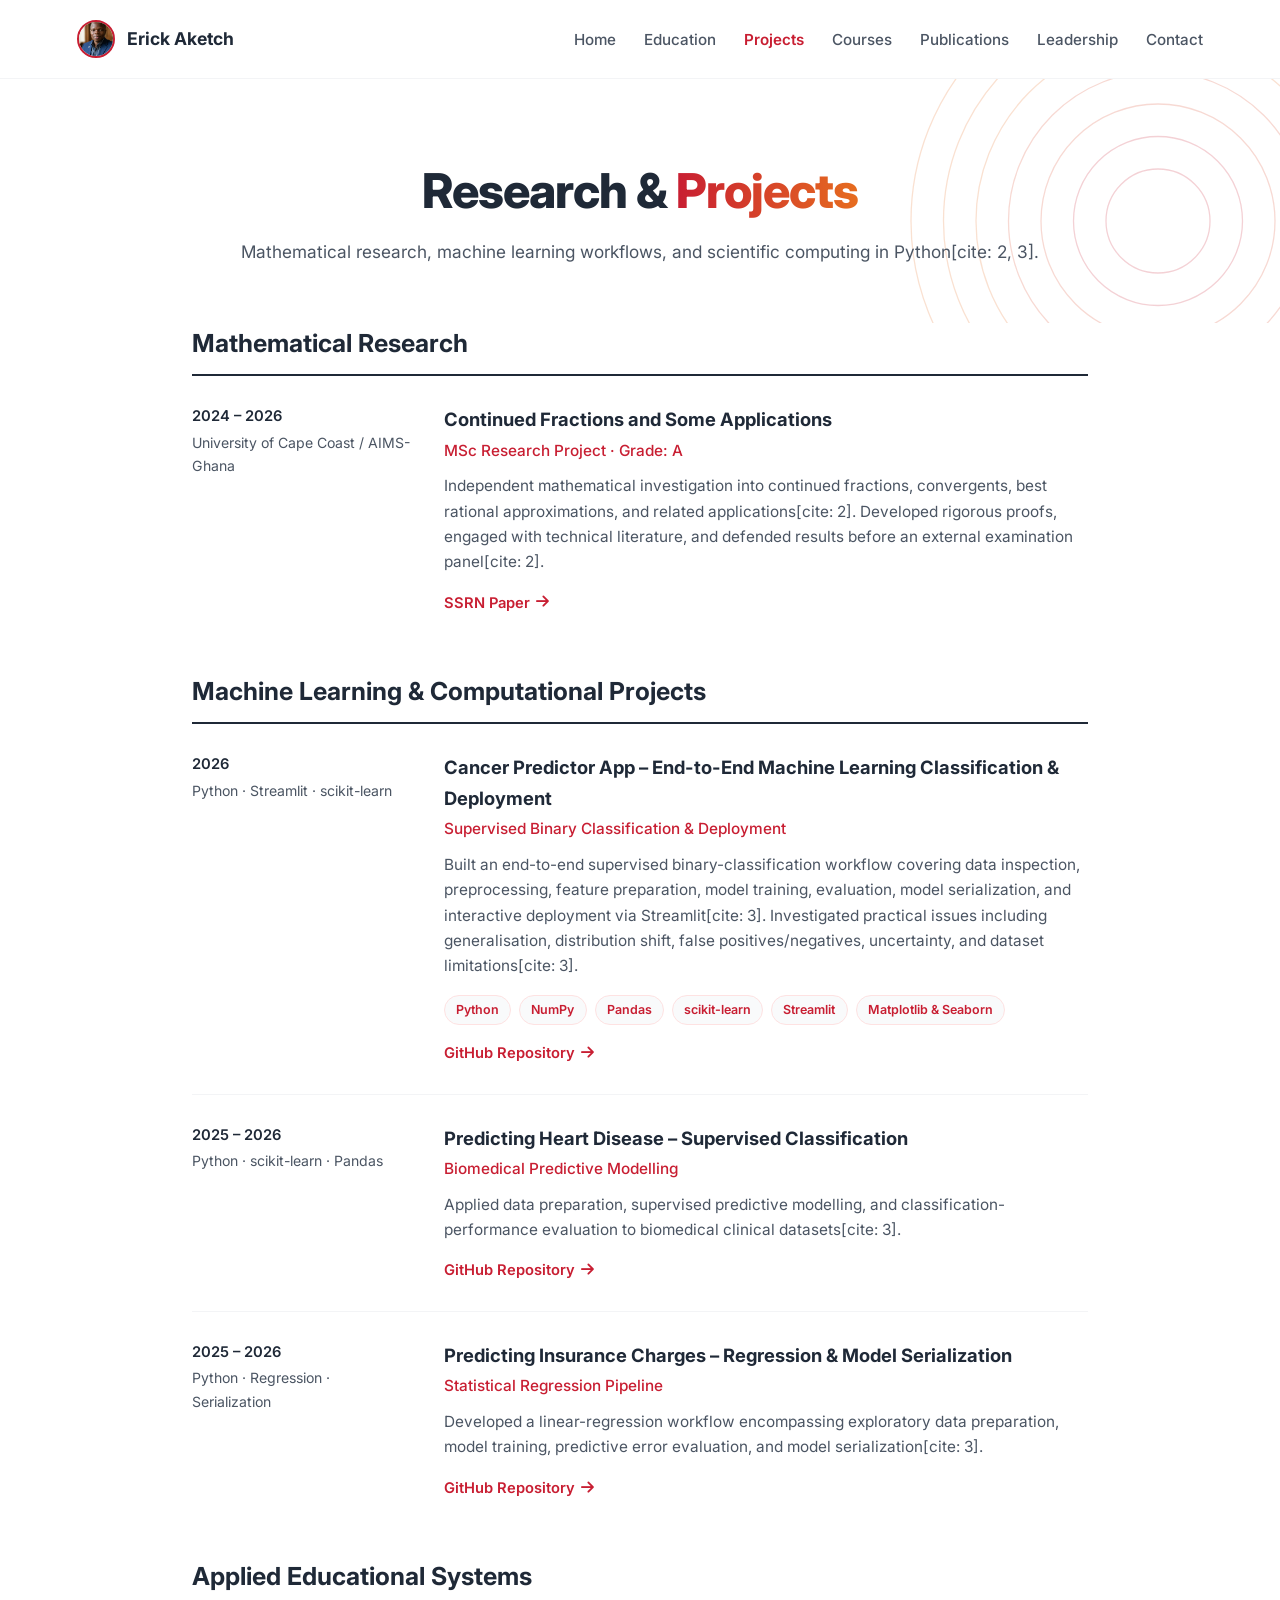
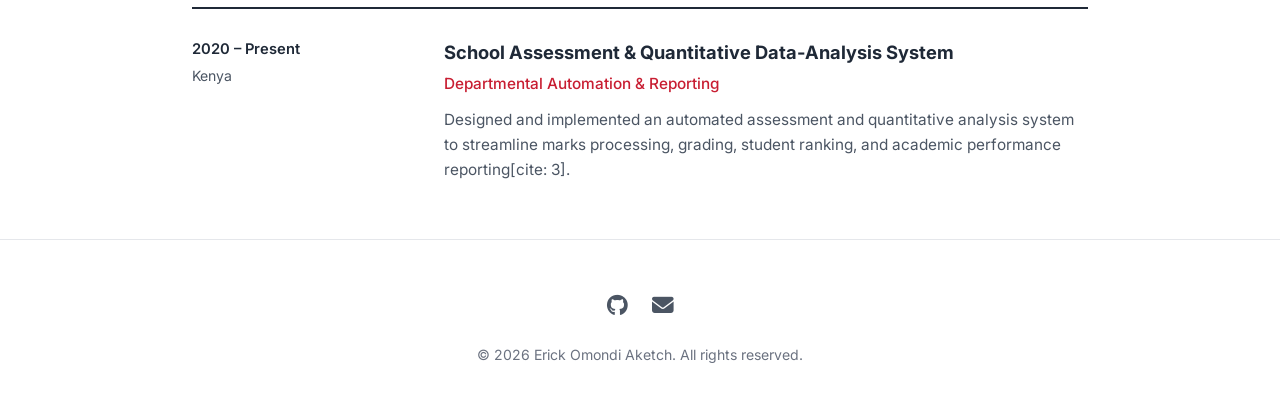
<file: projects.html>
<!DOCTYPE html>
<html lang="en">
<head>
  <meta charset="UTF-8" />
  <meta name="viewport" content="width=device-width, initial-scale=1.0" />
  <title>Research &amp; Projects | Erick Omondi Aketch</title>
  <!-- Browser Tab & Mobile Site Icon -->
  <link rel="icon" type="image/jpeg" href="profile.jpg">
  <link rel="shortcut icon" type="image/jpeg" href="profile.jpg">
  <link rel="apple-touch-icon" href="profile.jpg">
  
  <link href="https://fonts.googleapis.com/css2?family=Inter:wght@400;500;600;700;800&display=swap" rel="stylesheet">
  <link rel="stylesheet" href="https://cdnjs.cloudflare.com/ajax/libs/font-awesome/6.5.0/css/all.min.css">
  <link rel="stylesheet" href="style.css">
</head>
  <script>
  (function () {
    const img = new Image();
    img.src = 'profile.jpg';
    img.onload = function () {
      const size = 64;
      const canvas = document.createElement('canvas');
      canvas.width = size;
      canvas.height = size;
      const ctx = canvas.getContext('2d');

      // Circular clip
      ctx.beginPath();
      ctx.arc(size / 2, size / 2, size / 2 - 2, 0, Math.PI * 2);
      ctx.closePath();
      ctx.clip();

      // Center-crop image
      const minSide = Math.min(img.width, img.height);
      const sx = (img.width - minSide) / 2;
      const sy = (img.height - minSide) / 2;
      ctx.drawImage(img, sx, sy, minSide, minSide, 0, 0, size, size);

      // Crimson border ring
      ctx.beginPath();
      ctx.arc(size / 2, size / 2, size / 2 - 2, 0, Math.PI * 2);
      ctx.lineWidth = 4;
      ctx.strokeStyle = '#c81e32';
      ctx.stroke();

      let link = document.querySelector("link[rel~='icon']");
      if (!link) {
        link = document.createElement('link');
        link.rel = 'icon';
        document.head.appendChild(link);
      }
      link.type = 'image/png';
      link.href = canvas.toDataURL('image/png');
    };
  })();
</script>
<body>

  <header>
    <a href="index.html" class="brand">
      <img src="profile.jpg" alt="Erick Omondi Aketch">
      <span>Erick Aketch</span>
    </a>
    <nav>
      <ul>
        <li><a href="index.html">Home</a></li>
        <li><a href="education.html">Education</a></li>
        <li><a href="projects.html" class="active">Projects</a></li>
        <li><a href="courses.html">Courses</a></li>
        <li><a href="publications.html">Publications</a></li>
        <li><a href="leadership.html">Leadership</a></li>
        <li><a href="contact.html">Contact</a></li>
      </ul>
    </nav>
  </header>

  <section class="cv-hero">
    <svg class="cv-geo-bg" viewBox="0 0 400 400" fill="none" xmlns="http://www.w3.org/2000/svg">
      <circle cx="260" cy="140" r="40" stroke="#c81e32" stroke-width="1"/>
      <circle cx="260" cy="140" r="65" stroke="#c81e32" stroke-width="1"/>
      <circle cx="260" cy="140" r="90" stroke="#d94628" stroke-width="1"/>
      <circle cx="260" cy="140" r="115" stroke="#d94628" stroke-width="1"/>
      <circle cx="260" cy="140" r="140" stroke="#e66c1f" stroke-width="1"/>
      <circle cx="260" cy="140" r="165" stroke="#e66c1f" stroke-width="1"/>
      <circle cx="260" cy="140" r="190" stroke="#e66c1f" stroke-width="1"/>
    </svg>
    <h1>Research &amp; <span class="gradient-accent">Projects</span></h1>
    <p style="color: var(--text-muted); margin-top: 0.5rem; font-size: 1.08rem;">Mathematical research, machine learning workflows, and scientific computing in Python[cite: 2, 3].</p>
  </section>

  <!-- MATHEMATICAL RESEARCH -->
  <section class="cv-section">
    <h2 class="cv-section-title">Mathematical Research</h2>

    <div class="cv-entry">
      <div class="cv-meta">
        <div class="cv-meta-date">2024 – 2026</div>
        <div class="cv-meta-loc">University of Cape Coast / AIMS-Ghana</div>
      </div>
      <div class="cv-details">
        <h3>Continued Fractions and Some Applications</h3>
        <div class="cv-role">MSc Research Project · Grade: A</div>
        <p>Independent mathematical investigation into continued fractions, convergents, best rational approximations, and related applications[cite: 2]. Developed rigorous proofs, engaged with technical literature, and defended results before an external examination panel[cite: 2].</p>
        <a href="https://doi.org/10.2139/ssrn.7013641" target="_blank" class="text-link">SSRN Paper <i class="fa-solid fa-arrow-right"></i></a>
      </div>
    </div>
  </section>

  <!-- MACHINE LEARNING & COMPUTATIONAL PROJECTS -->
  <section class="cv-section">
    <h2 class="cv-section-title">Machine Learning &amp; Computational Projects</h2>

    <div class="cv-entry">
      <div class="cv-meta">
        <div class="cv-meta-date">2026</div>
        <div class="cv-meta-loc">Python · Streamlit · scikit-learn</div>
      </div>
      <div class="cv-details">
        <h3>Cancer Predictor App – End-to-End Machine Learning Classification &amp; Deployment</h3>
        <div class="cv-role">Supervised Binary Classification &amp; Deployment</div>
        <p>Built an end-to-end supervised binary-classification workflow covering data inspection, preprocessing, feature preparation, model training, evaluation, model serialization, and interactive deployment via Streamlit[cite: 3]. Investigated practical issues including generalisation, distribution shift, false positives/negatives, uncertainty, and dataset limitations[cite: 3].</p>
        <div class="tag-list">
          <span class="tag">Python</span>
          <span class="tag">NumPy</span>
          <span class="tag">Pandas</span>
          <span class="tag">scikit-learn</span>
          <span class="tag">Streamlit</span>
          <span class="tag">Matplotlib &amp; Seaborn</span>
        </div>
        <a href="https://github.com/ErickAketch" target="_blank" class="text-link">GitHub Repository <i class="fa-solid fa-arrow-right"></i></a>
      </div>
    </div>

    <div class="cv-entry">
      <div class="cv-meta">
        <div class="cv-meta-date">2025 – 2026</div>
        <div class="cv-meta-loc">Python · scikit-learn · Pandas</div>
      </div>
      <div class="cv-details">
        <h3>Predicting Heart Disease – Supervised Classification</h3>
        <div class="cv-role">Biomedical Predictive Modelling</div>
        <p>Applied data preparation, supervised predictive modelling, and classification-performance evaluation to biomedical clinical datasets[cite: 3].</p>
        <a href="https://github.com/ErickAketch" target="_blank" class="text-link">GitHub Repository <i class="fa-solid fa-arrow-right"></i></a>
      </div>
    </div>

    <div class="cv-entry">
      <div class="cv-meta">
        <div class="cv-meta-date">2025 – 2026</div>
        <div class="cv-meta-loc">Python · Regression · Serialization</div>
      </div>
      <div class="cv-details">
        <h3>Predicting Insurance Charges – Regression &amp; Model Serialization</h3>
        <div class="cv-role">Statistical Regression Pipeline</div>
        <p>Developed a linear-regression workflow encompassing exploratory data preparation, model training, predictive error evaluation, and model serialization[cite: 3].</p>
        <a href="https://github.com/ErickAketch" target="_blank" class="text-link">GitHub Repository <i class="fa-solid fa-arrow-right"></i></a>
      </div>
    </div>
  </section>

  <!-- APPLIED EDUCATIONAL SYSTEMS -->
  <section class="cv-section">
    <h2 class="cv-section-title">Applied Educational Systems</h2>

    <div class="cv-entry">
      <div class="cv-meta">
        <div class="cv-meta-date">2020 – Present</div>
        <div class="cv-meta-loc">Kenya</div>
      </div>
      <div class="cv-details">
        <h3>School Assessment &amp; Quantitative Data-Analysis System</h3>
        <div class="cv-role">Departmental Automation &amp; Reporting</div>
        <p>Designed and implemented an automated assessment and quantitative analysis system to streamline marks processing, grading, student ranking, and academic performance reporting[cite: 3].</p>
      </div>
    </div>
  </section>

  <footer>
    <div class="social-links">
      <a href="https://github.com/ErickAketch" target="_blank"><i class="fa-brands fa-github"></i></a>
      <a href="mailto:aketcherick85@gmail.com"><i class="fa-solid fa-envelope"></i></a>
    </div>
    <p class="copyright">© 2026 Erick Omondi Aketch. All rights reserved.</p>
  </footer>

</body>
</html>
</file>
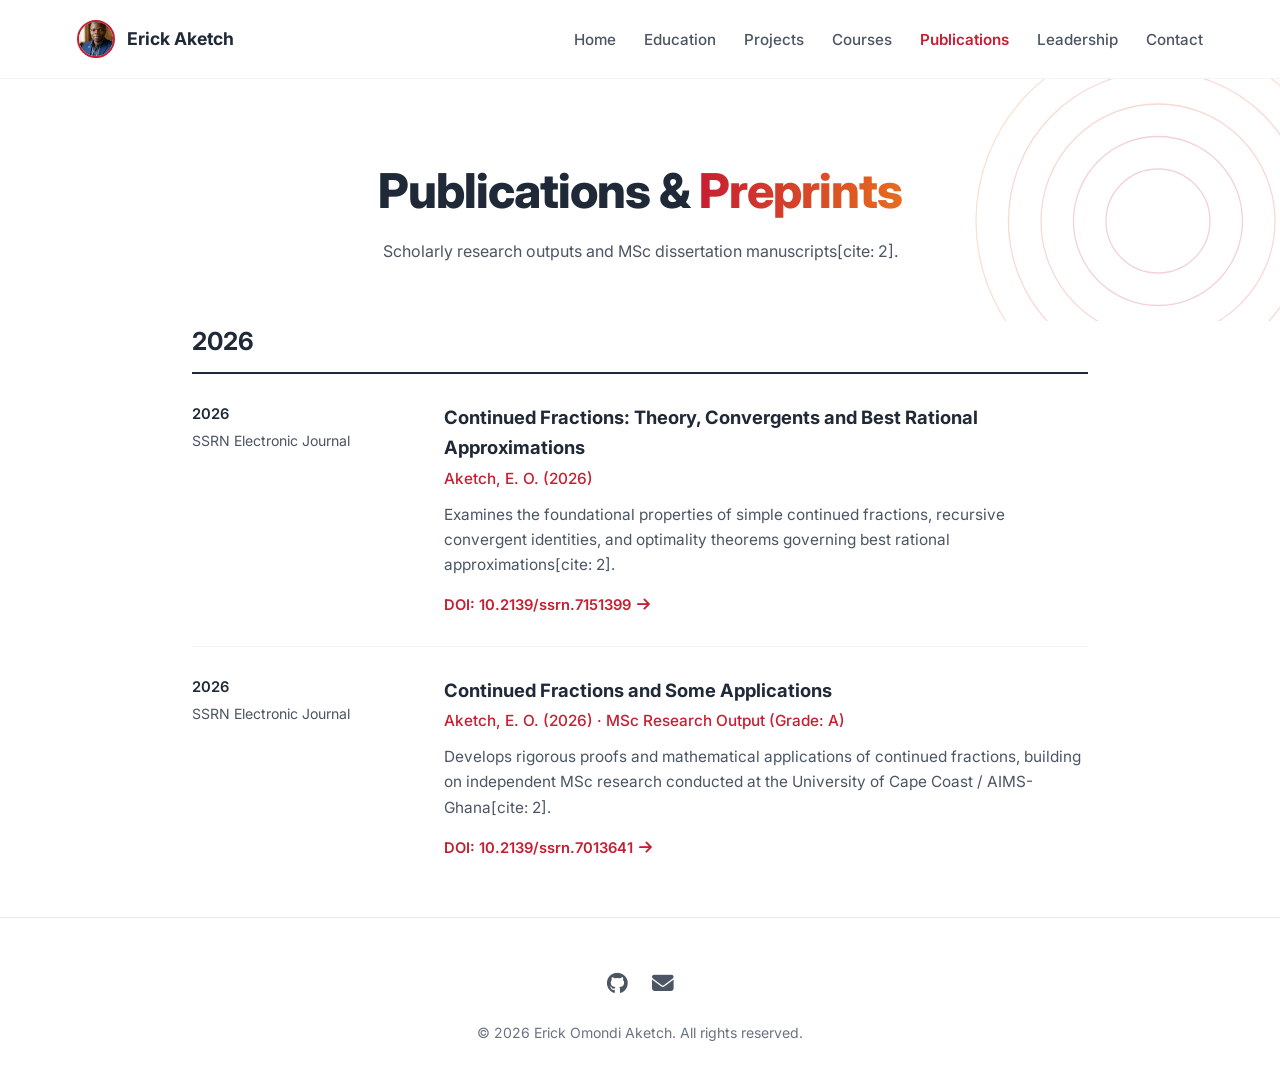
<file: publications.html>
<!DOCTYPE html>
<html lang="en">
<head>
  <meta charset="UTF-8" />
  <meta name="viewport" content="width=device-width, initial-scale=1.0" />
  <title>Publications | Erick Omondi Aketch</title>
  <!-- Browser Tab & Mobile Site Icon -->
  <link rel="icon" type="image/jpeg" href="profile.jpg">
  <link rel="shortcut icon" type="image/jpeg" href="profile.jpg">
  <link rel="apple-touch-icon" href="profile.jpg">
  
  <link href="https://fonts.googleapis.com/css2?family=Inter:wght@400;500;600;700;800&display=swap" rel="stylesheet">
  <link rel="stylesheet" href="https://cdnjs.cloudflare.com/ajax/libs/font-awesome/6.5.0/css/all.min.css">
  <link rel="stylesheet" href="style.css">
</head>
  <script>
  (function () {
    const img = new Image();
    img.src = 'profile.jpg';
    img.onload = function () {
      const size = 64;
      const canvas = document.createElement('canvas');
      canvas.width = size;
      canvas.height = size;
      const ctx = canvas.getContext('2d');

      // Circular clip
      ctx.beginPath();
      ctx.arc(size / 2, size / 2, size / 2 - 2, 0, Math.PI * 2);
      ctx.closePath();
      ctx.clip();

      // Center-crop image
      const minSide = Math.min(img.width, img.height);
      const sx = (img.width - minSide) / 2;
      const sy = (img.height - minSide) / 2;
      ctx.drawImage(img, sx, sy, minSide, minSide, 0, 0, size, size);

      // Crimson border ring
      ctx.beginPath();
      ctx.arc(size / 2, size / 2, size / 2 - 2, 0, Math.PI * 2);
      ctx.lineWidth = 4;
      ctx.strokeStyle = '#c81e32';
      ctx.stroke();

      let link = document.querySelector("link[rel~='icon']");
      if (!link) {
        link = document.createElement('link');
        link.rel = 'icon';
        document.head.appendChild(link);
      }
      link.type = 'image/png';
      link.href = canvas.toDataURL('image/png');
    };
  })();
</script>
<body>

  <header>
    <a href="index.html" class="brand">
      <img src="profile.jpg" alt="Erick Omondi Aketch">
      <span>Erick Aketch</span>
    </a>
    <nav>
      <ul>
        <li><a href="index.html">Home</a></li>
        <li><a href="education.html">Education</a></li>
        <li><a href="projects.html">Projects</a></li>
        <li><a href="courses.html">Courses</a></li>
        <li><a href="publications.html" class="active">Publications</a></li>
        <li><a href="leadership.html">Leadership</a></li>
        <li><a href="contact.html">Contact</a></li>
      </ul>
    </nav>
  </header>

  <section class="cv-hero">
    <svg class="cv-geo-bg" viewBox="0 0 400 400" fill="none" xmlns="http://www.w3.org/2000/svg">
      <circle cx="260" cy="140" r="40" stroke="#c81e32" stroke-width="1"/>
      <circle cx="260" cy="140" r="65" stroke="#c81e32" stroke-width="1"/>
      <circle cx="260" cy="140" r="90" stroke="#d94628" stroke-width="1"/>
      <circle cx="260" cy="140" r="115" stroke="#d94628" stroke-width="1"/>
      <circle cx="260" cy="140" r="140" stroke="#e66c1f" stroke-width="1"/>
    </svg>
    <h1>Publications &amp; <span class="gradient-accent">Preprints</span></h1>
    <p style="color: var(--text-muted); margin-top: 0.5rem;">Scholarly research outputs and MSc dissertation manuscripts[cite: 2].</p>
  </section>

  <section class="cv-section">
    <h2 class="cv-section-title">2026</h2>

    <div class="cv-entry">
      <div class="cv-meta">
        <div class="cv-meta-date">2026</div>
        <div class="cv-meta-loc">SSRN Electronic Journal</div>
      </div>
      <div class="cv-details">
        <h3>Continued Fractions: Theory, Convergents and Best Rational Approximations</h3>
        <div class="cv-role">Aketch, E. O. (2026)</div>
        <p>Examines the foundational properties of simple continued fractions, recursive convergent identities, and optimality theorems governing best rational approximations[cite: 2].</p>
        <a href="https://doi.org/10.2139/ssrn.7151399" target="_blank" class="text-link">DOI: 10.2139/ssrn.7151399 <i class="fa-solid fa-arrow-right"></i></a>
      </div>
    </div>

    <div class="cv-entry">
      <div class="cv-meta">
        <div class="cv-meta-date">2026</div>
        <div class="cv-meta-loc">SSRN Electronic Journal</div>
      </div>
      <div class="cv-details">
        <h3>Continued Fractions and Some Applications</h3>
        <div class="cv-role">Aketch, E. O. (2026) · MSc Research Output (Grade: A)</div>
        <p>Develops rigorous proofs and mathematical applications of continued fractions, building on independent MSc research conducted at the University of Cape Coast / AIMS-Ghana[cite: 2].</p>
        <a href="https://doi.org/10.2139/ssrn.7013641" target="_blank" class="text-link">DOI: 10.2139/ssrn.7013641 <i class="fa-solid fa-arrow-right"></i></a>
      </div>
    </div>
  </section>

  <footer>
    <div class="social-links">
      <a href="https://github.com/ErickAketch" target="_blank"><i class="fa-brands fa-github"></i></a>
      <a href="mailto:aketcherick85@gmail.com"><i class="fa-solid fa-envelope"></i></a>
    </div>
    <p class="copyright">© 2026 Erick Omondi Aketch. All rights reserved.</p>
  </footer>

</body>
</html>
</file>
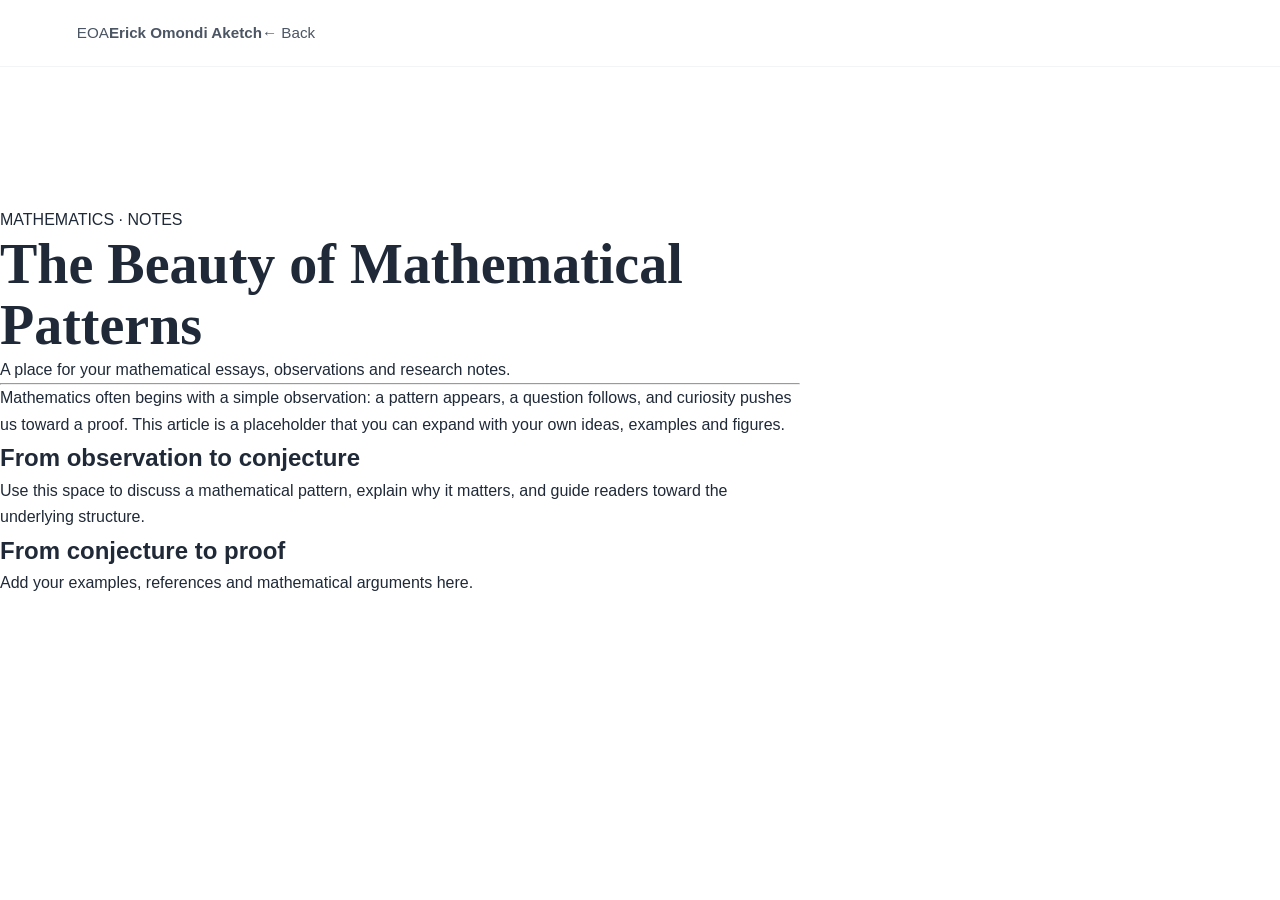
<file: blog/mathematical-patterns.html>
<!doctype html><html lang="en"><head><meta charset="utf-8"><meta name="viewport" content="width=device-width,initial-scale=1"><title>The Beauty of Mathematical Patterns | Erick Aketch</title><link rel="stylesheet" href="../css/style.css"></head><body><header class="header"><nav class="nav container"><a class="logo" href="../index.html"><span>EOA</span><b>Erick Omondi Aketch</b></a><a href="../index.html#blog">← Back</a></nav></header><main class="section" style="padding-top:140px"><article class="container" style="max-width:800px"><p class="eyebrow">MATHEMATICS · NOTES</p><h1 style="font:700 3.5rem/1.1 'Space Grotesk'">The Beauty of Mathematical Patterns</h1><p class="muted">A place for your mathematical essays, observations and research notes.</p><hr><p>Mathematics often begins with a simple observation: a pattern appears, a question follows, and curiosity pushes us toward a proof. This article is a placeholder that you can expand with your own ideas, examples and figures.</p><h2>From observation to conjecture</h2><p>Use this space to discuss a mathematical pattern, explain why it matters, and guide readers toward the underlying structure.</p><h2>From conjecture to proof</h2><p>Add your examples, references and mathematical arguments here.</p></article></main></body></html>
</file>
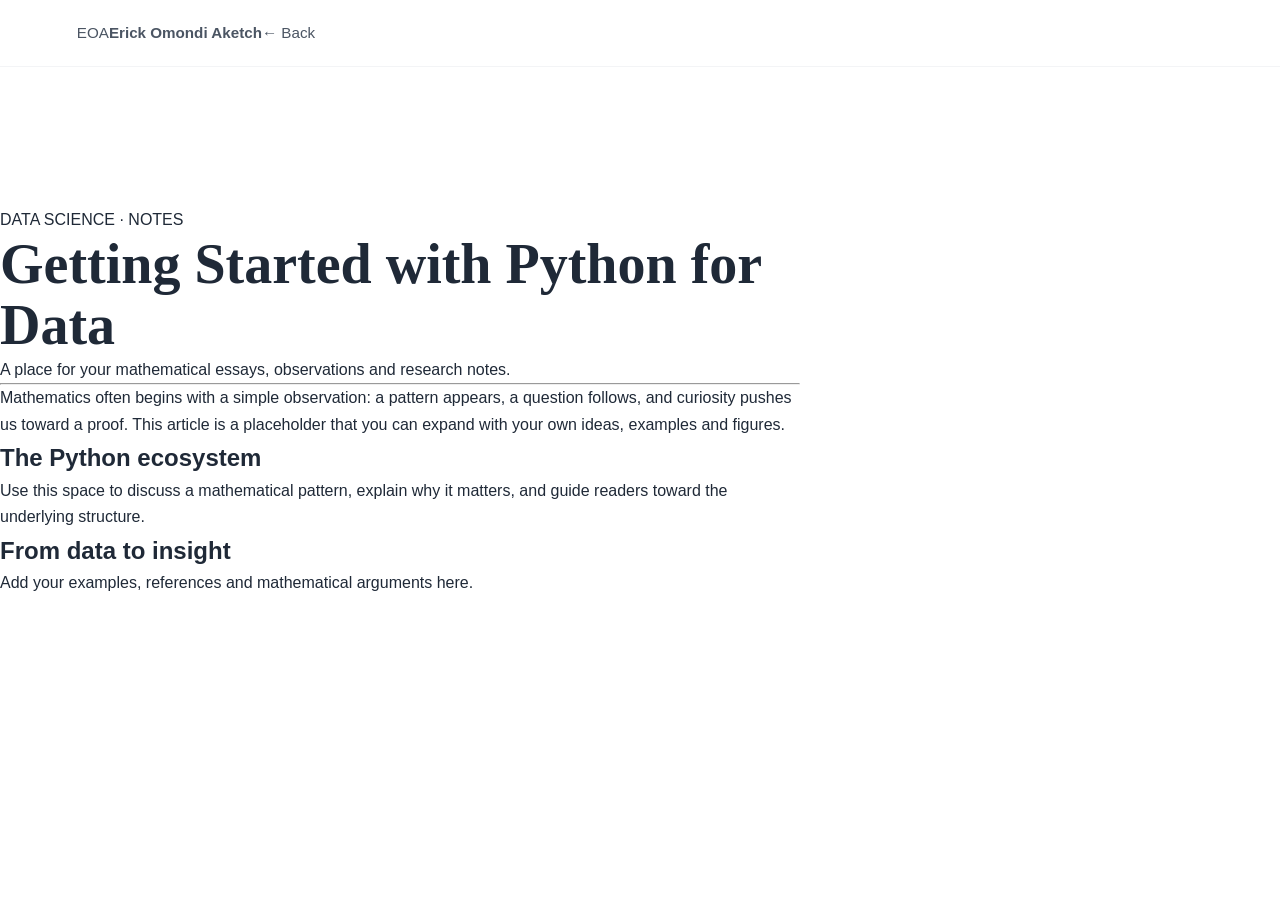
<file: blog/python-data.html>
<!doctype html><html lang="en"><head><meta charset="utf-8"><meta name="viewport" content="width=device-width,initial-scale=1"><title>Getting Started with Python for Data | Erick Aketch</title><link rel="stylesheet" href="../css/style.css"></head><body><header class="header"><nav class="nav container"><a class="logo" href="../index.html"><span>EOA</span><b>Erick Omondi Aketch</b></a><a href="../index.html#blog">← Back</a></nav></header><main class="section" style="padding-top:140px"><article class="container" style="max-width:800px"><p class="eyebrow">DATA SCIENCE · NOTES</p><h1 style="font:700 3.5rem/1.1 'Space Grotesk'">Getting Started with Python for Data</h1><p class="muted">A place for your mathematical essays, observations and research notes.</p><hr><p>Mathematics often begins with a simple observation: a pattern appears, a question follows, and curiosity pushes us toward a proof. This article is a placeholder that you can expand with your own ideas, examples and figures.</p><h2>The Python ecosystem</h2><p>Use this space to discuss a mathematical pattern, explain why it matters, and guide readers toward the underlying structure.</p><h2>From data to insight</h2><p>Add your examples, references and mathematical arguments here.</p></article></main></body></html>
</file>
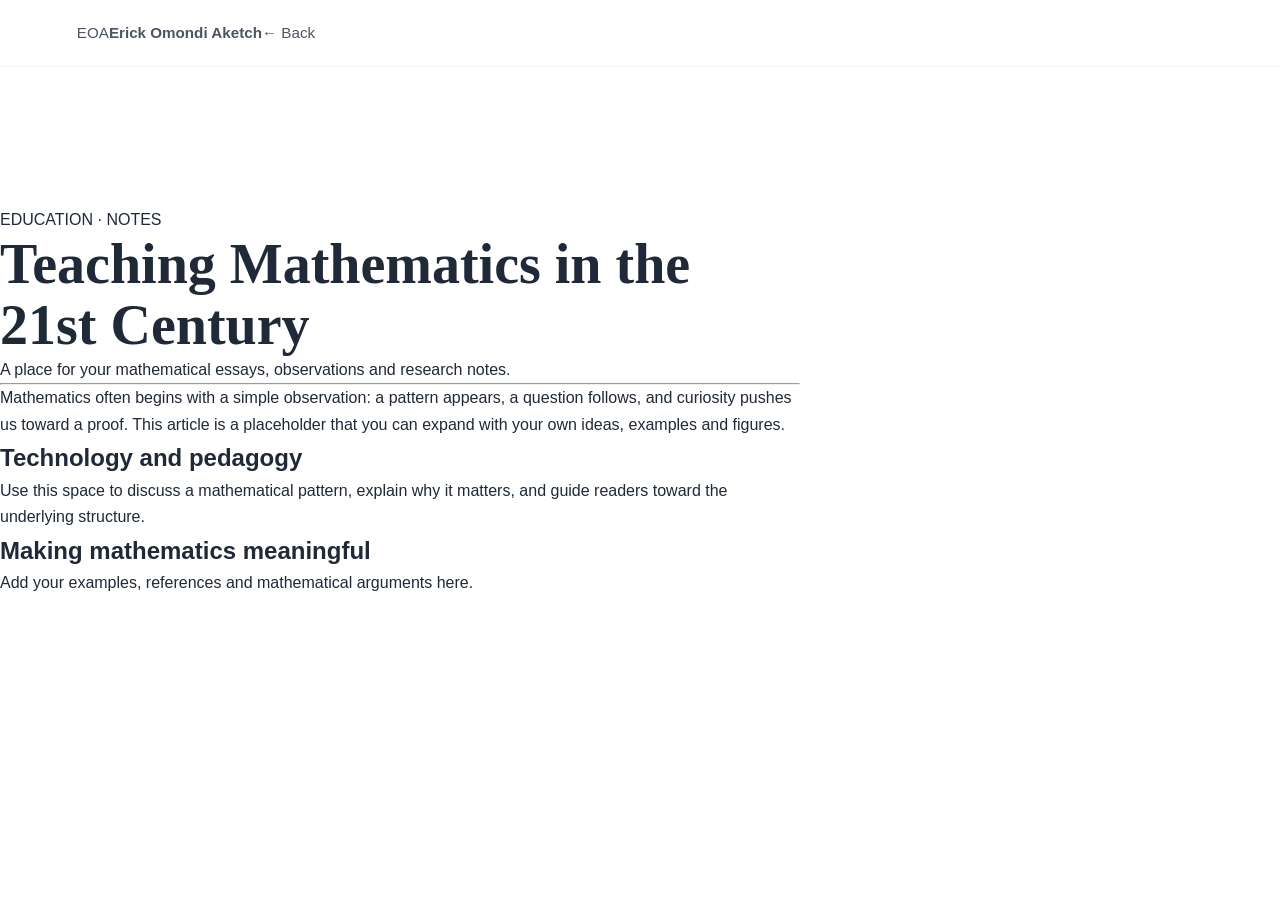
<file: blog/teaching-mathematics.html>
<!doctype html><html lang="en"><head><meta charset="utf-8"><meta name="viewport" content="width=device-width,initial-scale=1"><title>Teaching Mathematics in the 21st Century | Erick Aketch</title><link rel="stylesheet" href="../css/style.css"></head><body><header class="header"><nav class="nav container"><a class="logo" href="../index.html"><span>EOA</span><b>Erick Omondi Aketch</b></a><a href="../index.html#blog">← Back</a></nav></header><main class="section" style="padding-top:140px"><article class="container" style="max-width:800px"><p class="eyebrow">EDUCATION · NOTES</p><h1 style="font:700 3.5rem/1.1 'Space Grotesk'">Teaching Mathematics in the 21st Century</h1><p class="muted">A place for your mathematical essays, observations and research notes.</p><hr><p>Mathematics often begins with a simple observation: a pattern appears, a question follows, and curiosity pushes us toward a proof. This article is a placeholder that you can expand with your own ideas, examples and figures.</p><h2>Technology and pedagogy</h2><p>Use this space to discuss a mathematical pattern, explain why it matters, and guide readers toward the underlying structure.</p><h2>Making mathematics meaningful</h2><p>Add your examples, references and mathematical arguments here.</p></article></main></body></html>
</file>
<file: style.css>
:root {
  --primary: #c81e32;
  --accent: #e66c1f;
  --text-dark: #1f2937;
  --text-muted: #4b5563;
  --bg-light: #ffffff;
  --bg-subtle: #f9fafb;
  --border-light: #e5e7eb;
}

* {
  box-sizing: border-box;
  margin: 0;
  padding: 0;
}

body {
  font-family: 'Inter', sans-serif;
  color: var(--text-dark);
  background-color: var(--bg-light);
  line-height: 1.65;
  overflow-x: hidden;
}

/* Header & Navigation */
header {
  display: flex;
  justify-content: space-between;
  align-items: center;
  padding: 1.25rem 6%;
  position: sticky;
  top: 0;
  background: rgba(255, 255, 255, 0.95);
  backdrop-filter: blur(8px);
  z-index: 100;
  border-bottom: 1px solid #f3f4f6;
}

.brand {
  display: flex;
  align-items: center;
  gap: 0.75rem;
  text-decoration: none;
  color: var(--text-dark);
  font-weight: 700;
  font-size: 1.1rem;
}

.brand img {
  width: 38px;
  height: 38px;
  border-radius: 50%;
  object-fit: cover;
  border: 2px solid var(--primary);
}

nav ul {
  display: flex;
  list-style: none;
  gap: 1.75rem;
}

nav a {
  text-decoration: none;
  color: var(--text-muted);
  font-weight: 500;
  font-size: 0.95rem;
  transition: color 0.2s;
}

nav a:hover, nav a.active {
  color: var(--primary);
  font-weight: 600;
}

/* Page Container */
.page-container {
  max-width: 1100px;
  margin: 0 auto;
  padding: 3.5rem 6% 5rem;
}

.page-header {
  margin-bottom: 2.5rem;
  border-bottom: 1px solid var(--border-light);
  padding-bottom: 1.5rem;
}

.page-header h1 {
  font-size: 2.35rem;
  font-weight: 800;
  letter-spacing: -0.02em;
  margin-bottom: 0.5rem;
}

.page-header p {
  color: var(--text-muted);
  font-size: 1.1rem;
}

/* Cards & Timeline Items */
.card-grid {
  display: grid;
  grid-template-columns: repeat(auto-fit, minmax(310px, 1fr));
  gap: 1.5rem;
}

.card {
  background: #fff;
  border: 1px solid var(--border-light);
  border-radius: 14px;
  padding: 1.75rem;
  transition: transform 0.2s, box-shadow 0.2s;
}

.card:hover {
  transform: translateY(-3px);
  box-shadow: 0 10px 24px rgba(0, 0, 0, 0.05);
  border-color: #d1d5db;
}

.tag-list {
  display: flex;
  flex-wrap: wrap;
  gap: 0.5rem;
  margin-top: 1rem;
}

.tag {
  font-size: 0.78rem;
  font-weight: 600;
  padding: 0.25rem 0.7rem;
  border-radius: 999px;
  background: var(--bg-subtle);
  color: var(--primary);
  border: 1px solid #fee2e2;
}

.timeline-item {
  border-left: 3px solid var(--primary);
  padding-left: 1.5rem;
  margin-bottom: 2.25rem;
  position: relative;
}

.timeline-item::before {
  content: "";
  position: absolute;
  left: -8px;
  top: 4px;
  width: 13px;
  height: 13px;
  border-radius: 50%;
  background: var(--primary);
}

.timeline-date {
  font-size: 0.88rem;
  font-weight: 600;
  color: var(--accent);
  text-transform: uppercase;
  letter-spacing: 0.04em;
}

.timeline-item h3 {
  font-size: 1.25rem;
  margin: 0.25rem 0;
}

.timeline-item p {
  color: var(--text-muted);
}

/* Links & Buttons */
.text-link {
  display: inline-flex;
  align-items: center;
  gap: 0.4rem;
  margin-top: 1rem;
  color: var(--primary);
  font-weight: 600;
  font-size: 0.92rem;
  text-decoration: none;
}

.text-link:hover {
  text-decoration: underline;
}

/* Footer */
footer {
  padding: 3rem 6%;
  text-align: center;
  border-top: 1px solid var(--border-light);
}

.social-links {
  display: flex;
  justify-content: center;
  gap: 1.5rem;
  margin-bottom: 1.25rem;
}

.social-links a {
  color: var(--text-muted);
  font-size: 1.35rem;
  transition: color 0.2s;
}

.social-links a:hover {
  color: var(--primary);
}

.copyright {
  font-size: 0.88rem;
  color: #6b7280;
}

@media (max-width: 768px) {
  nav ul { gap: 1rem; font-size: 0.85rem; }
}

/* Two-Column Academic CV Layout (Matches Education & Experience Reference) */
.cv-hero {
  position: relative;
  text-align: center;
  padding: 4.5rem 6% 3.5rem;
  overflow: hidden;
}

.cv-hero h1 {
  font-size: clamp(2.1rem, 4vw, 3rem);
  font-weight: 800;
  letter-spacing: -0.02em;
  color: var(--text-dark);
}

.cv-hero .gradient-accent {
  background: linear-gradient(90deg, var(--primary), var(--accent));
  -webkit-background-clip: text;
  -webkit-text-fill-color: transparent;
}

.cv-geo-bg {
  position: absolute;
  top: -40px;
  right: -60px;
  width: 520px;
  height: 520px;
  opacity: 0.2;
  pointer-events: none;
  z-index: -1;
}

.cv-section {
  max-width: 1050px;
  margin: 0 auto 3.5rem;
  padding: 0 6%;
}

.cv-section-title {
  font-size: 1.55rem;
  font-weight: 700;
  color: var(--text-dark);
  padding-bottom: 0.65rem;
  border-bottom: 2px solid var(--text-dark);
  margin-bottom: 1.75rem;
}

.cv-entry {
  display: grid;
  grid-template-columns: 220px 1fr;
  gap: 2rem;
  padding-bottom: 1.75rem;
  margin-bottom: 1.75rem;
  border-bottom: 1px solid #f3f4f6;
}

.cv-entry:last-child {
  border-bottom: none;
  margin-bottom: 0;
  padding-bottom: 0;
}

.cv-meta-date {
  font-weight: 600;
  font-size: 0.92rem;
  color: var(--text-dark);
}

.cv-meta-loc {
  font-size: 0.88rem;
  color: var(--text-muted);
  margin-top: 0.15rem;
}

.cv-details h3 {
  font-size: 1.15rem;
  font-weight: 700;
  color: var(--text-dark);
  margin-bottom: 0.2rem;
}

.cv-role {
  font-size: 0.96rem;
  font-weight: 500;
  color: var(--primary);
  margin-bottom: 0.65rem;
}

.cv-details p, .cv-details li {
  font-size: 0.96rem;
  color: var(--text-muted);
  line-height: 1.65;
}

.cv-details ul {
  margin-top: 0.4rem;
  padding-left: 1.2rem;
}

.cv-details li {
  margin-bottom: 0.35rem;
}

@media (max-width: 768px) {
  .cv-entry {
    grid-template-columns: 1fr;
    gap: 0.4rem;
  }
}


/* Contact Page Bullet Lists & Obfuscated Email Styling */
.contact-list {
  list-style: none;
  padding-left: 0;
  margin: 0;
}

.contact-list li {
  position: relative;
  padding-left: 1.15rem;
  margin-bottom: 0.45rem;
  font-size: 0.98rem;
}

.contact-list li::before {
  content: "◦";
  position: absolute;
  left: 0;
  top: -1px;
  color: var(--primary);
  font-weight: 700;
  font-size: 1.1rem;
}

.contact-list a {
  color: var(--primary);
  text-decoration: underline;
  text-underline-offset: 3px;
  font-weight: 500;
}

.contact-list a:hover {
  color: #a81829;
}

.email-obfuscated {
  font-style: italic;
  color: var(--text-muted);
  font-size: 0.98rem;
}

.ref-name {
  font-size: 1.12rem;
  font-weight: 700;
  color: var(--text-dark);
  margin-bottom: 0.25rem;
}
</file>
<file: css/style.css>
:root {
  --primary: #c81e32;
  --accent: #e66c1f;
  --text-dark: #1f2937;
  --text-muted: #4b5563;
  --bg-light: #ffffff;
  --bg-subtle: #f9fafb;
  --border-light: #e5e7eb;
}

* {
  box-sizing: border-box;
  margin: 0;
  padding: 0;
}

body {
  font-family: 'Inter', sans-serif;
  color: var(--text-dark);
  background-color: var(--bg-light);
  line-height: 1.65;
  overflow-x: hidden;
}

/* Header & Navigation */
header {
  display: flex;
  justify-content: space-between;
  align-items: center;
  padding: 1.25rem 6%;
  position: sticky;
  top: 0;
  background: rgba(255, 255, 255, 0.95);
  backdrop-filter: blur(8px);
  z-index: 100;
  border-bottom: 1px solid #f3f4f6;
}

.brand {
  display: flex;
  align-items: center;
  gap: 0.75rem;
  text-decoration: none;
  color: var(--text-dark);
  font-weight: 700;
  font-size: 1.1rem;
}

.brand img {
  width: 38px;
  height: 38px;
  border-radius: 50%;
  object-fit: cover;
  border: 2px solid var(--primary);
}

nav ul {
  display: flex;
  list-style: none;
  gap: 1.75rem;
}

nav a {
  text-decoration: none;
  color: var(--text-muted);
  font-weight: 500;
  font-size: 0.95rem;
  transition: color 0.2s;
}

nav a:hover, nav a.active {
  color: var(--primary);
  font-weight: 600;
}

/* Page Container */
.page-container {
  max-width: 1100px;
  margin: 0 auto;
  padding: 3.5rem 6% 5rem;
}

.page-header {
  margin-bottom: 2.5rem;
  border-bottom: 1px solid var(--border-light);
  padding-bottom: 1.5rem;
}

.page-header h1 {
  font-size: 2.35rem;
  font-weight: 800;
  letter-spacing: -0.02em;
  margin-bottom: 0.5rem;
}

.page-header p {
  color: var(--text-muted);
  font-size: 1.1rem;
}

/* Cards & Timeline Items */
.card-grid {
  display: grid;
  grid-template-columns: repeat(auto-fit, minmax(310px, 1fr));
  gap: 1.5rem;
}

.card {
  background: #fff;
  border: 1px solid var(--border-light);
  border-radius: 14px;
  padding: 1.75rem;
  transition: transform 0.2s, box-shadow 0.2s;
}

.card:hover {
  transform: translateY(-3px);
  box-shadow: 0 10px 24px rgba(0, 0, 0, 0.05);
  border-color: #d1d5db;
}

.tag-list {
  display: flex;
  flex-wrap: wrap;
  gap: 0.5rem;
  margin-top: 1rem;
}

.tag {
  font-size: 0.78rem;
  font-weight: 600;
  padding: 0.25rem 0.7rem;
  border-radius: 999px;
  background: var(--bg-subtle);
  color: var(--primary);
  border: 1px solid #fee2e2;
}

.timeline-item {
  border-left: 3px solid var(--primary);
  padding-left: 1.5rem;
  margin-bottom: 2.25rem;
  position: relative;
}

.timeline-item::before {
  content: "";
  position: absolute;
  left: -8px;
  top: 4px;
  width: 13px;
  height: 13px;
  border-radius: 50%;
  background: var(--primary);
}

.timeline-date {
  font-size: 0.88rem;
  font-weight: 600;
  color: var(--accent);
  text-transform: uppercase;
  letter-spacing: 0.04em;
}

.timeline-item h3 {
  font-size: 1.25rem;
  margin: 0.25rem 0;
}

.timeline-item p {
  color: var(--text-muted);
}

/* Links & Buttons */
.text-link {
  display: inline-flex;
  align-items: center;
  gap: 0.4rem;
  margin-top: 1rem;
  color: var(--primary);
  font-weight: 600;
  font-size: 0.92rem;
  text-decoration: none;
}

.text-link:hover {
  text-decoration: underline;
}

/* Footer */
footer {
  padding: 3rem 6%;
  text-align: center;
  border-top: 1px solid var(--border-light);
}

.social-links {
  display: flex;
  justify-content: center;
  gap: 1.5rem;
  margin-bottom: 1.25rem;
}

.social-links a {
  color: var(--text-muted);
  font-size: 1.35rem;
  transition: color 0.2s;
}

.social-links a:hover {
  color: var(--primary);
}

.copyright {
  font-size: 0.88rem;
  color: #6b7280;
}

@media (max-width: 768px) {
  nav ul { gap: 1rem; font-size: 0.85rem; }
}
</file>
